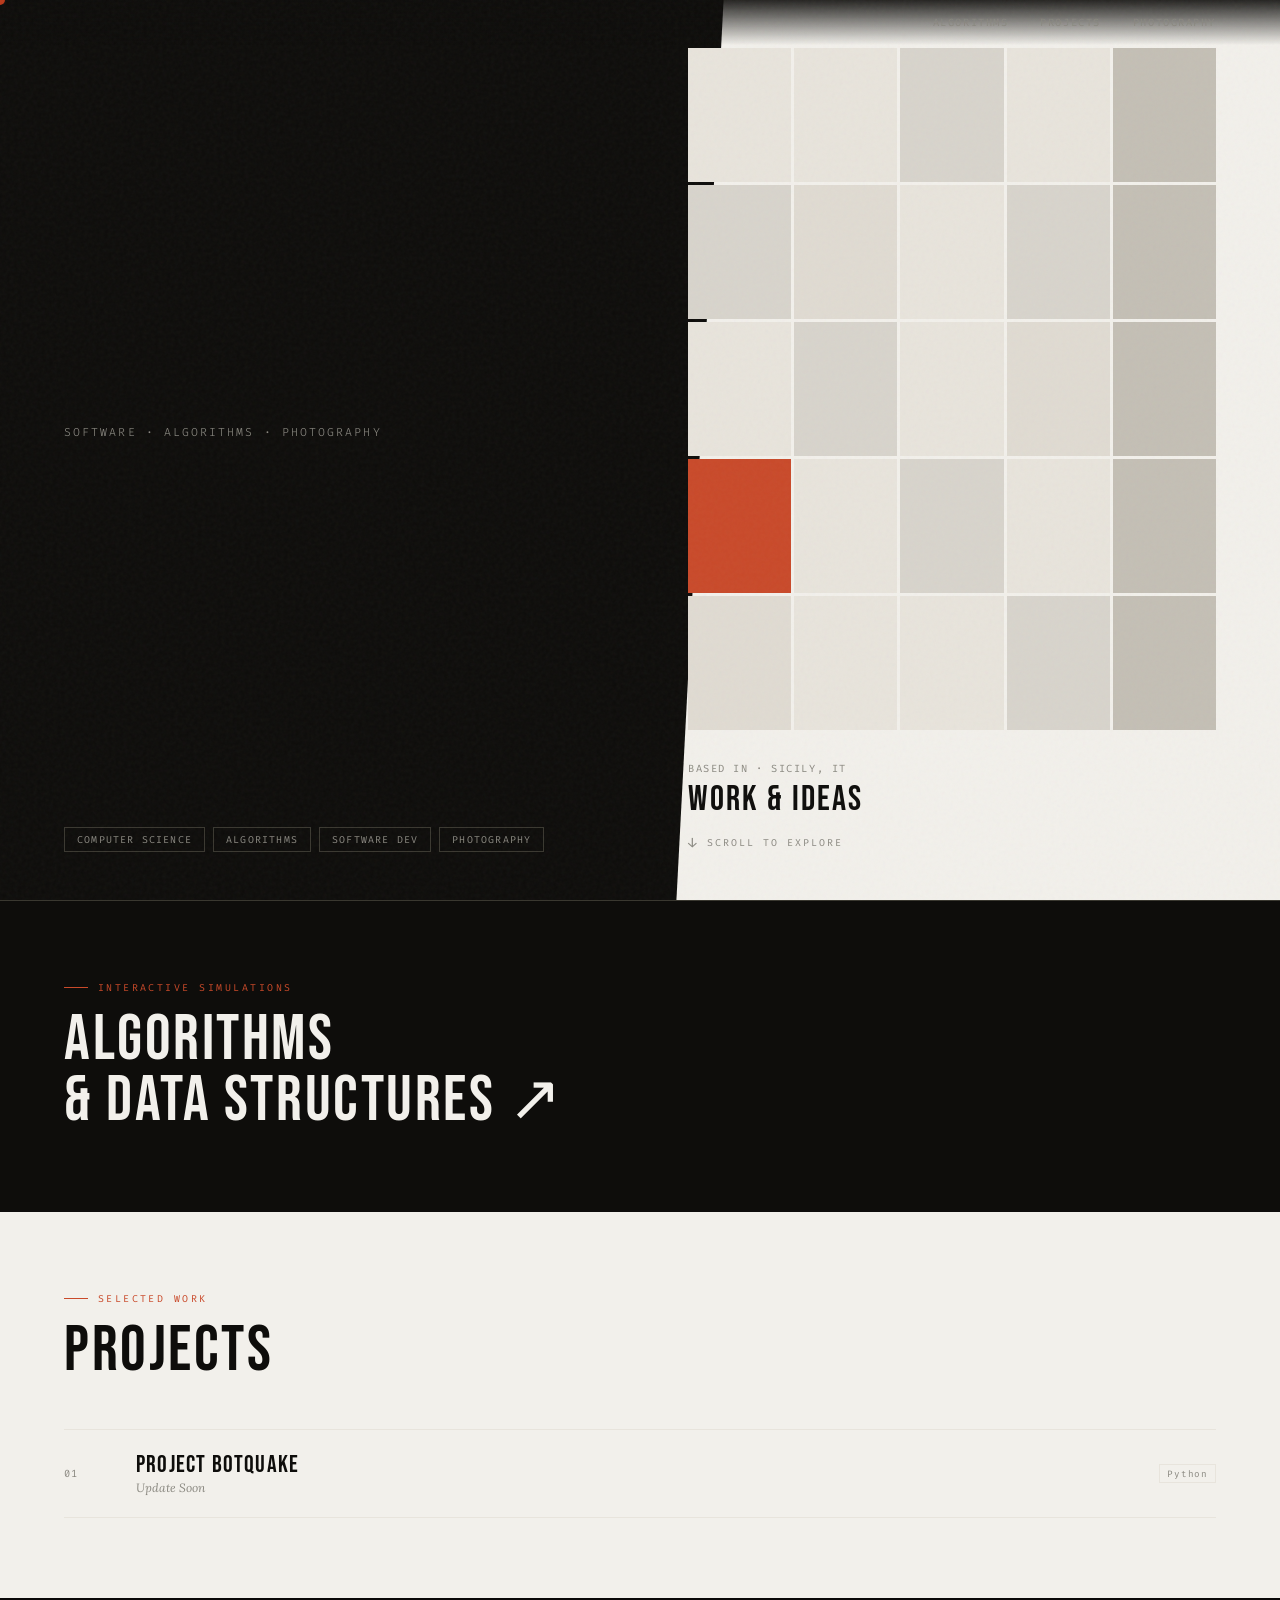
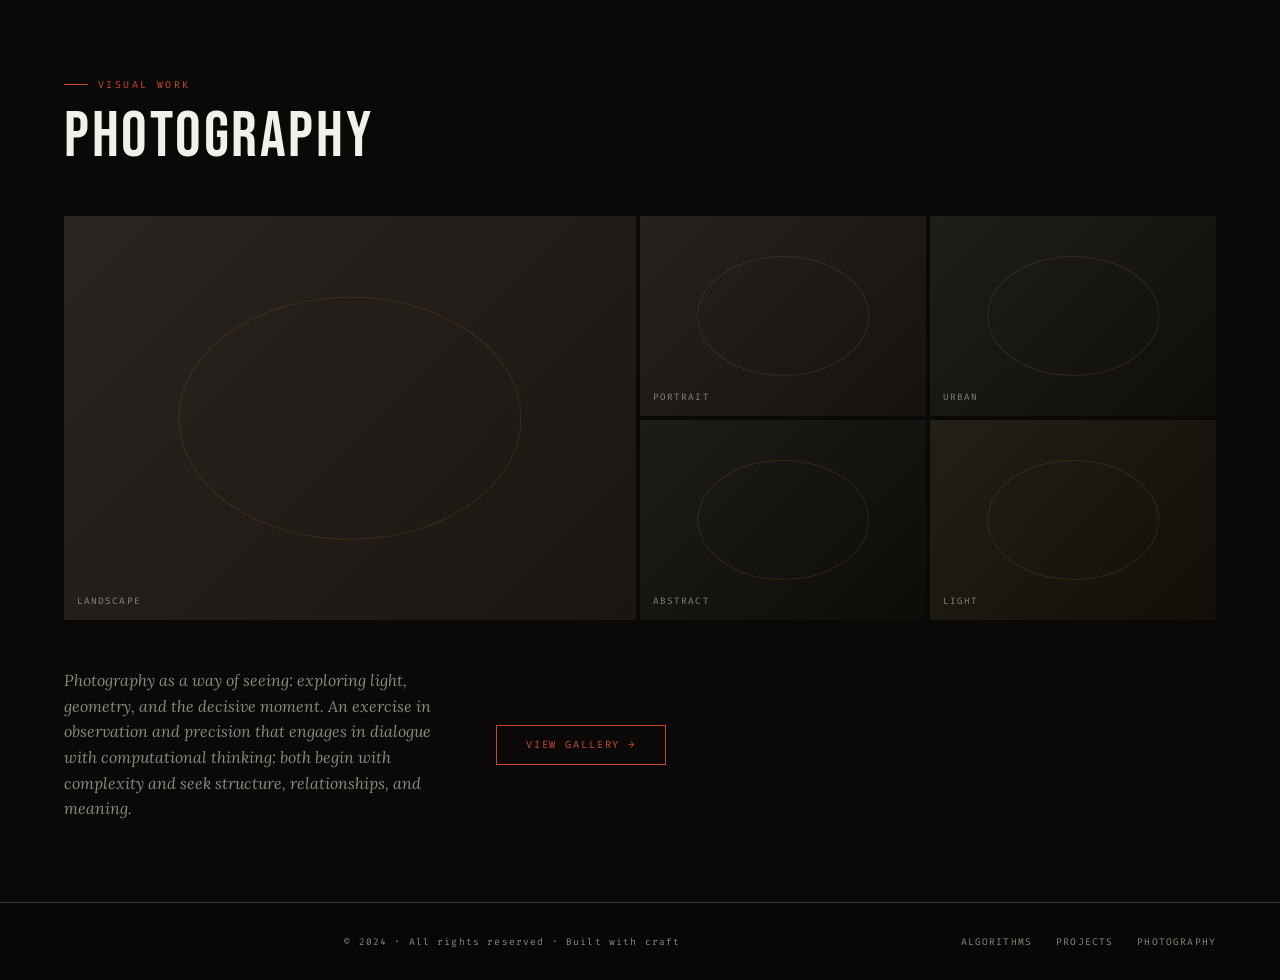
<file: index.html>
<!DOCTYPE html>
<html lang="en" id="html-root">
<head>
<meta charset="UTF-8">
<meta name="viewport" content="width=device-width, initial-scale=1.0">
<title id="page-title">Loading…</title>
<link href="https://fonts.googleapis.com/css2?family=Bebas+Neue&family=Lora:ital,wght@0,400;0,600;1,400&family=Fira+Code:wght@300;400;500&display=swap" rel="stylesheet">
<link rel="stylesheet" href="style.css">
</head>
<body>

<div class="cursor" id="cursor"></div>

<nav class="nav">
  <div class="nav-logo" id="nav-logo"></div>
  <div class="nav-links" id="nav-links"></div>
</nav>

<section class="hero" id="hero-section" style="padding:0">
  <div class="hero-left"  id="hero-left"></div>
  <div class="hero-right" id="hero-right"></div>
</section>

<div id="sections-root"></div>

<footer>
  <div class="footer-name"  id="footer-logo"></div>
  <div class="footer-copy"  id="footer-copy"></div>
  <div class="footer-links" id="footer-links"></div>
</footer>

<script>
// ─────────────────────────────────────────────
// HELPERS
// ─────────────────────────────────────────────
const $   = id  => document.getElementById(id);
const esc = s   => String(s).replace(/&/g,'&amp;').replace(/</g,'&lt;').replace(/>/g,'&gt;');
const mk  = (tag, cls, html) => {
  const e = document.createElement(tag);
  if (cls)  e.className   = cls;
  if (html) e.innerHTML   = html;
  return e;
};

function logoHTML(logo, accent) {
  const plain = logo.replace(accent, '').trim();
  return `${esc(plain)}<span>${esc(accent)}</span>`;
}

// ─────────────────────────────────────────────
// NAV
// ─────────────────────────────────────────────
function renderNav(site, nav) {
  $('nav-logo').innerHTML = logoHTML(site.logo + site.logo_accent, site.logo_accent);
  nav.forEach(item => {
    const a = mk('a', 'nav-link');
    a.href = item.href;
    a.textContent = item.label;
    $('nav-links').appendChild(a);
  });
}

// ─────────────────────────────────────────────
// HERO
// ─────────────────────────────────────────────
function renderHero(site, hero) {
  const left = $('hero-left');
  const nb = mk('div', 'name-block');
  nb.innerHTML = `
    <div class="name-line1">${esc(hero.name_line1)}</div>
    <div class="name-line2">${esc(hero.name_line2)}</div>
    <div class="hero-tagline">${esc(hero.tagline)}</div>`;
  const pills = mk('div', 'disciplines');
  (hero.disciplines || []).forEach(d => {
    const s = mk('span', 'disc-pill');
    s.textContent = d;
    pills.appendChild(s);
  });
  left.appendChild(nb);
  left.appendChild(pills);

  const right = $('hero-right');
  const vis = mk('div', 'hero-visual');
  const pg  = mk('div', 'photo-grid'); pg.id = 'pgrid';
  vis.appendChild(pg);
  const bot = mk('div', 'hero-right-bottom');
  bot.innerHTML = `
    <div class="loc-line">Based in · ${esc(site.location)}</div>
    <div class="hero-cta">${hero.cta_label}</div>
    <div class="scroll-hint">${esc(hero.scroll_hint)}</div>`;
  right.appendChild(vis);
  right.appendChild(bot);
}

// ─────────────────────────────────────────────
// SECTION BUILDERS  (one per "type")
// ─────────────────────────────────────────────
function buildCardGrid(sec) {
  const wrap = mk('section', 'section-dark'); wrap.id = sec.id;
  wrap.innerHTML = `<div class="sec-eyebrow">${esc(sec.eyebrow)}</div><div class="sec-title reveal">${esc(sec.title)}</div>`;
  const grid = mk('div', 'card-grid reveal');
  (sec.items || []).forEach(item => {
    const a = mk('a', 'algo-card' + (item.enabled ? '' : ' disabled'));
    a.href = item.enabled && item.href ? item.href : '#';
    a.innerHTML = `
      <div class="algo-num">${esc(item.num)}</div>
      <div class="algo-name">${esc(item.name)}</div>
      <div class="algo-desc">${esc(item.description)}</div>
      <div class="algo-badge">${esc(item.badge)}</div>
      <div class="algo-arrow">↗</div>`;
    grid.appendChild(a);
  });
  wrap.appendChild(grid);
  return wrap;
}

function buildList(sec) {
  const wrap = mk('section', 'section-light'); wrap.id = sec.id;
  wrap.innerHTML = `<div class="sec-eyebrow">${esc(sec.eyebrow)}</div><div class="sec-title reveal">${esc(sec.title)}</div>`;
  const list = mk('div', 'proj-list reveal');
  (sec.items || []).forEach((item, idx) => {
    const a = mk('a', 'proj-item'); a.href = item.href || '#';
    const tags = (item.tags || []).map(t => `<span class="proj-tag">${esc(t)}</span>`).join('');
    a.innerHTML = `
      <div class="proj-n">${String(idx + 1).padStart(2, '0')}</div>
      <div class="proj-body">
        <div class="proj-name">${esc(item.name)}</div>
        <div class="proj-sub">${esc(item.description)}</div>
      </div>
      <div class="proj-tags">${tags}</div>`;
    list.appendChild(a);
  });
  wrap.appendChild(list);
  return wrap;
}

function buildPhotography(sec) {
  const wrap = mk('section', 'section-darker'); wrap.id = sec.id;
  wrap.innerHTML = `<div class="sec-eyebrow">${esc(sec.eyebrow)}</div><div class="sec-title reveal">${esc(sec.title)}</div>`;
  const mosaic = mk('div', 'photo-mosaic reveal');
  (sec.mosaic || []).forEach(cell => {
    const d = mk('div', 'pm-cell');
    d.dataset.label = cell.label;
    mosaic.appendChild(d);
  });
  const cta = mk('div', 'photo-cta reveal');
  cta.innerHTML = `
    <div class="photo-cta-text">${esc(sec.bio)}</div>
    <a href="${sec.cta_href || '#'}" class="btn-outline">${esc(sec.cta_label)}</a>`;
  wrap.appendChild(mosaic);
  wrap.appendChild(cta);
  return wrap;
}

function buildNotes(sec) {
  const wrap = mk('section', 'section-dark'); wrap.id = sec.id;
  wrap.innerHTML = `<div class="sec-eyebrow">${esc(sec.eyebrow)}</div><div class="sec-title reveal">${esc(sec.title)}</div>`;
  const grid = mk('div', 'notes-grid reveal');
  (sec.items || []).forEach(item => {
    const a = mk('a', 'note-card'); a.href = item.href || '#';
    const topics = (item.topics || []).map(t => `<span class="note-topic">${esc(t)}</span>`).join('');
    a.innerHTML = `
      <div class="note-date">${esc(item.date)}</div>
      <div class="note-title">${esc(item.title)}</div>
      <div class="note-excerpt">${esc(item.excerpt)}</div>
      <div class="note-topics">${topics}</div>
      <div class="note-corner">↗</div>`;
    grid.appendChild(a);
  });
  wrap.appendChild(grid);
  return wrap;
}

function buildAbout(sec) {
  const wrap = mk('section', 'section-light'); wrap.id = sec.id;
  wrap.innerHTML = `<div class="sec-eyebrow">${esc(sec.eyebrow)}</div><div class="sec-title reveal">${esc(sec.title)}</div>`;
  const grid = mk('div', 'about-grid');

  const bio = mk('div', 'about-bio reveal');
  (sec.bio || []).forEach(p => { const para = mk('p'); para.innerHTML = p; bio.appendChild(para); });
  if (sec.bio_note) {
    const n = mk('p', 'about-bio-note'); n.innerHTML = `<em>${sec.bio_note}</em>`; bio.appendChild(n);
  }

  const links = mk('div', 'about-links reveal');
  (sec.links || []).forEach(link => {
    const a = mk('a', 'about-link');
    a.href = link.href || '#';
    if (link.href && link.href.startsWith('http')) a.target = '_blank';
    a.innerHTML = `
      <span class="about-link-icon">${esc(link.icon)}</span>
      <span class="about-link-text">${esc(link.label)}</span>
      <span class="about-link-sub">${esc(link.sub)}</span>`;
    links.appendChild(a);
  });

  grid.appendChild(bio);
  grid.appendChild(links);
  wrap.appendChild(grid);
  return wrap;
}

// Collapsed version: only eyebrow + title, linking to a dedicated page (?s=<id>)
function buildTitleOnly(sec) {
  const wrap = mk('section', 'section-dark'); wrap.id = sec.id;
  wrap.innerHTML = `
    <div class="sec-eyebrow">${esc(sec.eyebrow)}</div>
    <a class="sec-title sec-title-link" href="?s=${encodeURIComponent(sec.id)}">${esc(sec.title)} ↗</a>`;
  return wrap;
}

// Registry — add new section types here
const SECTION_BUILDERS = {
  'card-grid':   buildCardGrid,
  'list':        buildList,
  'photography': buildPhotography,
  'notes':       buildNotes,
  'about':       buildAbout,
};

function renderSections(sections) {
  const root = $('sections-root');
  const only = new URLSearchParams(location.search).get('s'); // dedicated page?

  if (only) {
    $('hero-section').style.display = 'none';
    const back = mk('a', 'back-link', '← Home');
    back.href = './';
    root.appendChild(back);
  }

  sections.forEach(sec => {
    if (only && sec.id !== only) return;            // dedicated page: show only that section
    const fn = SECTION_BUILDERS[sec.type];
    if (!fn) { console.warn('[site.json] Unknown section type:', sec.type); return; }
    root.appendChild(sec.collapsed && !only ? buildTitleOnly(sec) : fn(sec));
  });
}

// ─────────────────────────────────────────────
// FOOTER
// ─────────────────────────────────────────────
function renderFooter(site, nav) {
  $('footer-logo').innerHTML = logoHTML(site.logo + site.logo_accent, site.logo_accent);
  $('footer-copy').textContent = site.footer_copy || '';
  nav.forEach(item => {
    const a = mk('a', 'footer-link');
    a.href = item.href;
    a.textContent = item.label;
    $('footer-links').appendChild(a);
  });
}

// ─────────────────────────────────────────────
// INTERACTIVITY
// ─────────────────────────────────────────────
function initCursor() {
  const cursor = $('cursor');
  document.addEventListener('mousemove', e => {
    cursor.style.left = e.clientX + 'px';
    cursor.style.top  = e.clientY + 'px';
  });
  return function attachHover() {
    document.querySelectorAll('a, button, .algo-card, .proj-item, .note-card').forEach(el => {
      el.addEventListener('mouseenter', () => cursor.classList.add('big'));
      el.addEventListener('mouseleave', () => cursor.classList.remove('big'));
    });
  };
}

function initPhotoGrid() {
  const pgrid = $('pgrid');
  if (!pgrid) return;
  for (let i = 0; i < 25; i++) {
    const c = document.createElement('div');
    c.className = 'pg-cell' + (Math.random() < .06 ? ' pg-accent' : '');
    c.style.animationDelay    = (Math.random() * 2) + 's';
    c.style.animationDuration = (2 + Math.random() * 3) + 's';
    pgrid.appendChild(c);
  }
}

function initScrollReveal() {
  const obs = new IntersectionObserver(entries => {
    entries.forEach(e => {
      if (e.isIntersecting) {
        const siblings = [...e.target.parentElement.querySelectorAll('.reveal')];
        const i = siblings.indexOf(e.target);
        setTimeout(() => e.target.classList.add('visible'), i * 80);
        obs.unobserve(e.target);
      }
    });
  }, { threshold: 0.08 });
  document.querySelectorAll('.reveal').forEach(r => obs.observe(r));
}

// ─────────────────────────────────────────────
// FETCH HELPERS
// ─────────────────────────────────────────────

// Fetches a URL and returns parsed JSON.
// If the value is already an object (inlined), returns it as-is.
async function fetchOrInline(value) {
  if (typeof value === 'string') {
    const res = await fetch(value);
    if (!res.ok) throw new Error(`Could not load ${value} (HTTP ${res.status})`);
    return res.json();
  }
  return value; // already an inline object
}

// ─────────────────────────────────────────────
// BOOT
// ─────────────────────────────────────────────
async function boot() {
  const attachHover = initCursor(); // cursor works immediately

  try {
    // 1. Load master manifest
    const manifestRes = await fetch('site.json');
    if (!manifestRes.ok) throw new Error(`site.json HTTP ${manifestRes.status}`);
    const manifest = await manifestRes.json();

    const { site, nav } = manifest;

    // 2. Resolve hero + all sections in parallel
    const [hero, ...sections] = await Promise.all([
      fetchOrInline(manifest.hero),
      ...manifest.sections.map(fetchOrInline)
    ]);

    // 3. Render
    document.title      = site.title || 'My Site';
    $('html-root').lang = site.lang  || 'en';

    renderNav(site, nav);
    renderHero(site, hero);
    renderSections(sections);
    renderFooter(site, nav);

  } catch (err) {
    console.error('Boot error:', err.message);
    $('nav-logo').textContent    = document.title = 'My Site';
    $('footer-logo').textContent = 'My Site';
    $('sections-root').innerHTML = `
      <section style="padding:4rem;font-family:var(--mono);font-size:.8rem;color:var(--silver);line-height:2">
        <strong style="color:var(--rust)">⚠ ${err.message}</strong><br>
        Make sure <code>site.json</code> and all <code>data/*.json</code> files are in the repo
        and served over HTTP.<br>
        Local quick-start: <code>npx serve .</code> &nbsp;·&nbsp; <code>python -m http.server</code>
      </section>`;
  }

  initPhotoGrid();
  initScrollReveal();
  attachHover();
}

boot();
</script>
</body>
</html>
</file>
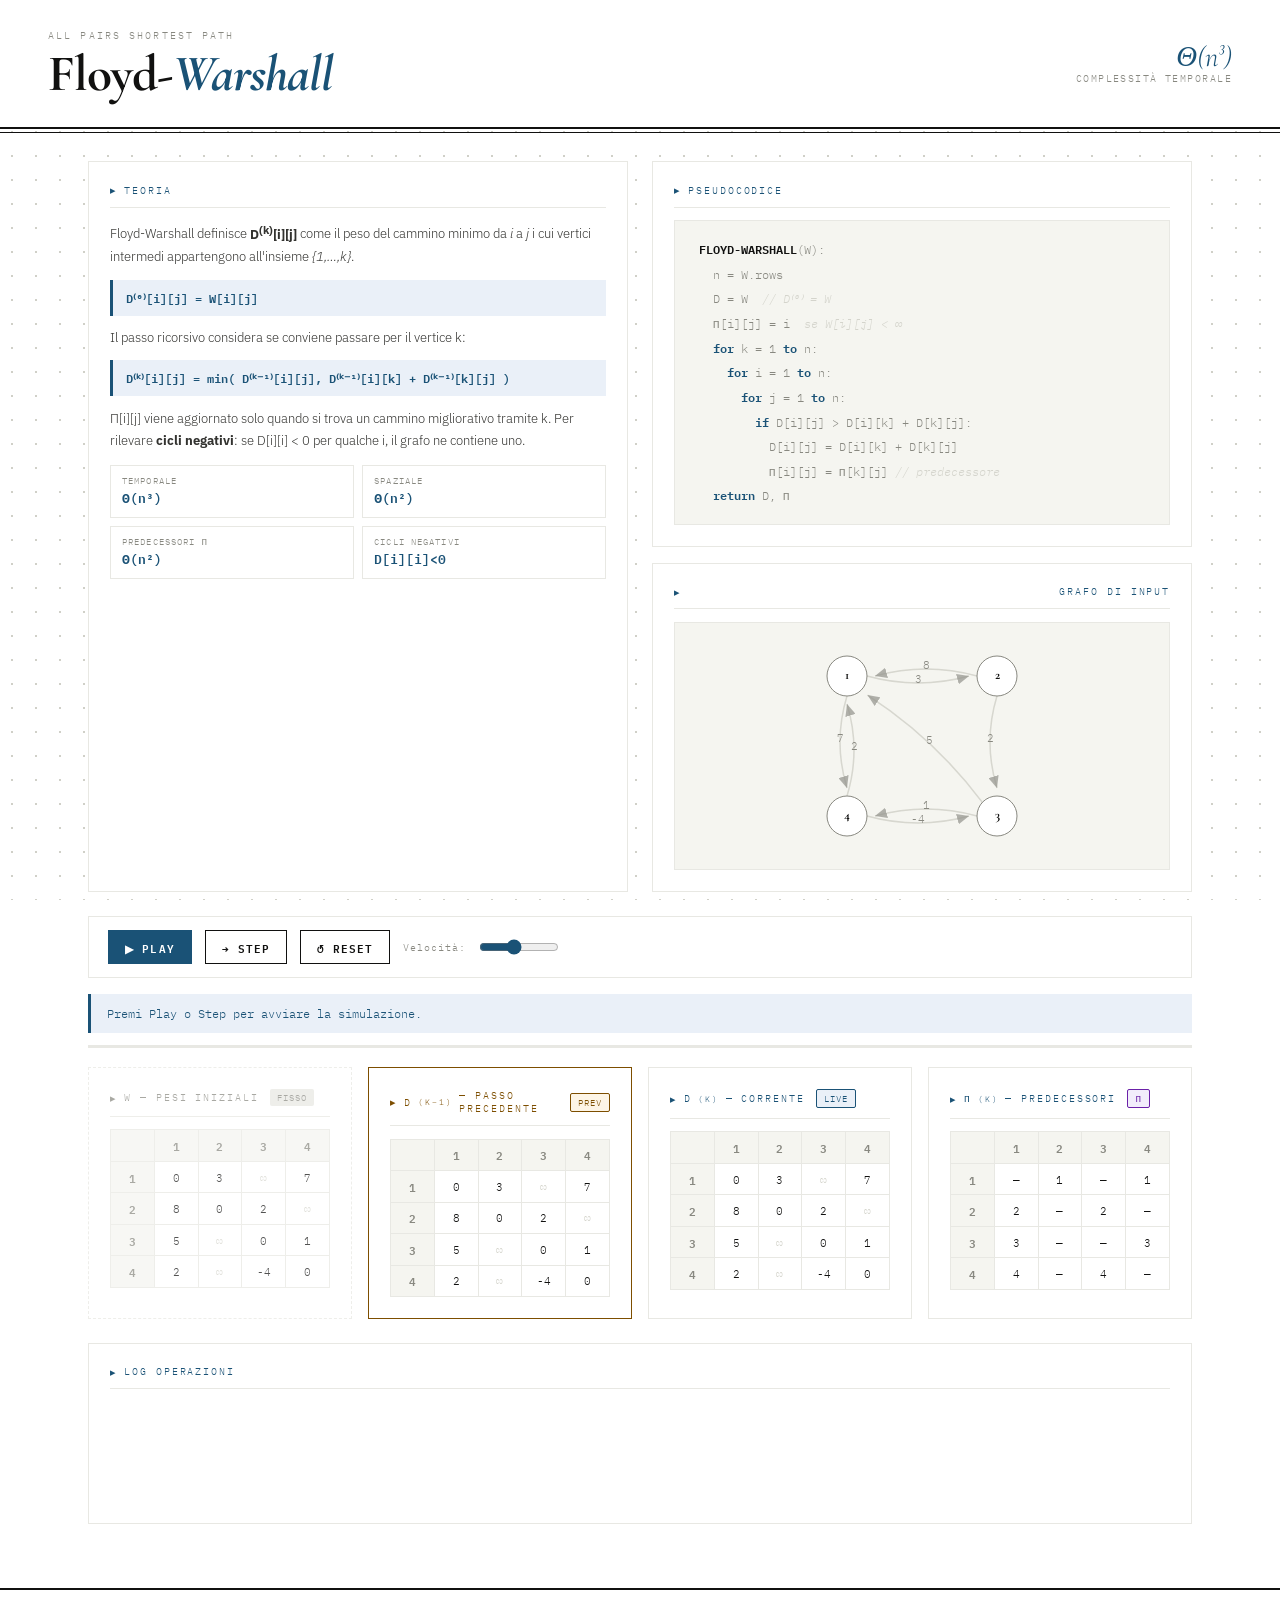
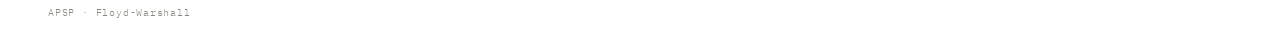
<file: apsp_floyd_warshall.html>
<!DOCTYPE html>
<html lang="it">
<head>
<meta charset="UTF-8">
<meta name="viewport" content="width=device-width, initial-scale=1.0">
<title>APSP · Floyd-Warshall</title>
<link href="https://fonts.googleapis.com/css2?family=IBM+Plex+Mono:ital,wght@0,300;0,400;0,600;1,400&family=Cormorant+Garamond:ital,wght@0,600;0,700;1,600&family=IBM+Plex+Sans:wght@300;400;500&display=swap" rel="stylesheet">
<style>
*, *::before, *::after { box-sizing: border-box; margin: 0; padding: 0; }
:root {
  --bg: #ffffff;
  --off: #f5f5f0;
  --paper: #fafaf8;
  --grid: #e8e8e3;
  --grid2: #d4d4cc;
  --ink: #111110;
  --ink2: #333330;
  --ink3: #888880;
  --accent: #1a5276;   /* deep blue */
  --accent-tint: #eaf0f8;
  --ok: #1a5c2e;
  --ok-tint: #eaf4ee;
  --warn: #7d4e00;
  --warn-tint: #fdf5e6;
  --hilite: #6b21a8;
  --hilite-tint: #f5f0fd;
}

body {
  background: var(--bg);
  color: var(--ink);
  font-family: 'IBM Plex Sans', sans-serif;
  font-weight: 300;
  min-height: 100vh;
  /* subtle dot grid */
  background-image: radial-gradient(circle, #d0d0c8 1px, transparent 1px);
  background-size: 24px 24px;
  background-attachment: fixed;
}

/* ── Header ── */
.header {
  background: white;
  border-bottom: 2px solid var(--ink);
  padding: 1.8rem 3rem;
  display: flex;
  justify-content: space-between;
  align-items: center;
  position: relative;
}
.header::before {
  content: '';
  position: absolute;
  bottom: -6px; left: 0; right: 0;
  height: 1px;
  background: var(--ink);
}
.header-left .tag {
  font-family: 'IBM Plex Mono', monospace;
  font-size: .6rem;
  letter-spacing: .22em;
  text-transform: uppercase;
  color: var(--ink3);
  margin-bottom: .5rem;
}
.header-left h1 {
  font-family: 'Cormorant Garamond', serif;
  font-weight: 700;
  font-size: clamp(2rem, 5vw, 3.2rem);
  line-height: .95;
  letter-spacing: -.02em;
}
.header-left h1 span {
  font-style: italic;
  color: var(--accent);
}
.header-right {
  text-align: right;
}
.header-right .big-o {
  font-family: 'Cormorant Garamond', serif;
  font-style: italic;
  font-size: 1.8rem;
  color: var(--accent);
  line-height: 1;
}
.header-right .big-o-label {
  font-family: 'IBM Plex Mono', monospace;
  font-size: .6rem;
  color: var(--ink3);
  letter-spacing: .15em;
  text-transform: uppercase;
}

/* ── Layout ── */
.container {
  max-width: 1200px;
  margin: 0 auto;
  padding: 2rem 3rem;
}

.grid-2 {
  display: grid;
  grid-template-columns: 1fr 1fr;
  gap: 1.5rem;
  margin-bottom: 1.5rem;
}
@media(max-width:800px){ .grid-2 { grid-template-columns: 1fr; } }

/* ── Card ── */
.card {
  background: white;
  border: 1.5px solid var(--grid);
  padding: 1.3rem;
}
.card-title {
  font-family: 'IBM Plex Mono', monospace;
  font-size: .6rem;
  letter-spacing: .2em;
  text-transform: uppercase;
  color: var(--accent);
  padding-bottom: .6rem;
  margin-bottom: .8rem;
  border-bottom: 1px solid var(--grid);
  display: flex;
  align-items: center;
  gap: .4rem;
}
.card-title::before { content: '▸'; font-size: .7rem; }

/* ── Theory ── */
.theory-body { font-size: .8rem; line-height: 1.75; color: var(--ink2); }
.theory-body + .theory-body { margin-top: .5rem; }
.formula {
  font-family: 'IBM Plex Mono', monospace;
  font-size: .75rem;
  background: var(--accent-tint);
  border-left: 3px solid var(--accent);
  padding: .5rem .8rem;
  margin: .7rem 0;
  color: var(--accent);
  font-weight: 600;
}
.cpx-grid {
  display: grid;
  grid-template-columns: 1fr 1fr;
  gap: .5rem;
  margin-top: .8rem;
}
.cpx-box {
  border: 1px solid var(--grid);
  padding: .5rem .7rem;
}
.cpx-box .lbl { font-family: 'IBM Plex Mono', monospace; font-size: .58rem; letter-spacing: .12em; text-transform: uppercase; color: var(--ink3); }
.cpx-box .val { font-family: 'IBM Plex Mono', monospace; font-size: .82rem; font-weight: 600; color: var(--accent); }

/* ── Pseudo ── */
.pseudo {
  font-family: 'IBM Plex Mono', monospace;
  font-size: .72rem;
  line-height: 2;
  background: var(--off);
  border: 1.5px solid var(--grid);
  padding: 1rem 1.2rem;
  overflow-x: auto;
}
.pl { display: block; padding: .05rem .3rem; border-radius: 2px; white-space: pre; color: var(--ink3); transition: all .2s; }
.pl.active { background: var(--warn-tint); color: var(--warn); font-weight: 600; }
.pl.updated { background: var(--ok-tint); color: var(--ok); font-weight: 600; }
.kw { color: var(--accent); font-weight: 600; }
.fn { color: var(--ink); font-weight: 600; }
.cmt { color: var(--grid2); font-style: italic; }

/* ── Graph ── */
.graph-box {
  border: 1.5px solid var(--grid);
  background: var(--off);
  padding: .5rem;
  display: flex;
  justify-content: center;
}
svg.graph { width: 100%; max-width: 300px; height: 230px; }

/* ── Controls ── */
.controls {
  background: white;
  border: 1.5px solid var(--grid);
  display: flex;
  align-items: center;
  gap: .8rem;
  padding: .8rem 1.2rem;
  margin-bottom: 1rem;
  flex-wrap: wrap;
}
.btn {
  font-family: 'IBM Plex Mono', monospace;
  font-size: .68rem;
  font-weight: 600;
  letter-spacing: .1em;
  text-transform: uppercase;
  padding: .42rem 1rem;
  border: 1.5px solid var(--ink);
  background: white;
  color: var(--ink);
  cursor: pointer;
  transition: all .15s;
}
.btn:hover { background: var(--ink); color: white; }
.btn.primary { background: var(--accent); border-color: var(--accent); color: white; }
.btn.primary:hover { background: #12395e; }
.sp-lbl { font-family: 'IBM Plex Mono', monospace; font-size: .6rem; color: var(--ink3); letter-spacing: .1em; }
input[type=range] { accent-color: var(--accent); width: 80px; cursor: pointer; }

/* ── Step info ── */
.step-box {
  font-family: 'IBM Plex Mono', monospace;
  font-size: .73rem;
  padding: .65rem 1rem;
  background: var(--accent-tint);
  border-left: 3px solid var(--accent);
  color: var(--accent);
  margin-bottom: .8rem;
  min-height: 2.4rem;
  line-height: 1.5;
}

/* ── Progress ── */
.prog-wrap { height: 3px; background: var(--grid); margin-bottom: 1.2rem; }
.prog-fill { height: 100%; background: var(--accent); transition: width .3s; }

/* ── Matrix ── */
.mat-grid {
  display: grid;
  grid-template-columns: 1fr 1fr 1fr 1fr;
  gap: 1rem;
  margin-bottom: 1.5rem;
}
@media(max-width:1000px){ .mat-grid { grid-template-columns: 1fr 1fr; } }
@media(max-width:600px){ .mat-grid { grid-template-columns: 1fr; } }

.card.frozen { opacity: .72; border-style: dashed; }
.card.frozen .card-title { color: var(--ink3); }
.card.prev-card { border-color: #7d4e00; }
.card.prev-card .card-title { color: #7d4e00; }
.mat-badge {
  font-size: .58rem; letter-spacing: .1em; text-transform: uppercase;
  padding: .12rem .45rem; border-radius: 2px; margin-left: .3rem;
  vertical-align: middle;
}
.mb-fix { background: var(--grid); color: var(--ink3); }
.mb-prev { background: #fdf5e6; color: #7d4e00; border: 1px solid #7d4e00; }
.mb-curr { background: var(--accent-tint); color: var(--accent); border: 1px solid var(--accent); }
.mb-pi { background: #f2edfb; color: var(--hilite); border: 1px solid var(--hilite); }

table.mx {
  border-collapse: collapse;
  font-family: 'IBM Plex Mono', monospace;
  font-size: .71rem;
  width: 100%;
}
table.mx th, table.mx td {
  border: 1px solid var(--grid);
  padding: .36rem .55rem;
  text-align: center;
  min-width: 2.3rem;
  transition: background .25s, color .25s;
}
table.mx th { background: var(--off); color: var(--ink3); font-weight: 600; }
table.mx td { background: white; color: var(--ink); }
table.mx td.k-row, table.mx td.k-col { background: var(--hilite-tint); color: var(--hilite); font-weight: 600; }
table.mx td.upd { background: var(--ok-tint); color: var(--ok); font-weight: 700; }
table.mx td.cur { background: var(--warn-tint); color: var(--warn); font-weight: 600; }
table.mx td.inf { color: var(--grid2); }

/* ── K indicator ── */
.k-indicator {
  font-family: 'IBM Plex Mono', monospace;
  font-size: .7rem;
  color: var(--hilite);
  background: var(--hilite-tint);
  border: 1px solid var(--hilite);
  display: inline-block;
  padding: .25rem .6rem;
  margin-left: auto;
}

/* ── Log ── */
.log-body {
  font-family: 'IBM Plex Mono', monospace;
  font-size: .65rem;
  height: 100px;
  overflow-y: auto;
  line-height: 1.9;
  color: var(--ink3);
}
.log-body .e { display: block; border-bottom: 1px solid var(--grid); padding: .03rem 0; }
.log-body .e.upd { color: var(--ok); }
.log-body .e.phase { color: var(--accent); font-weight: 600; }

footer {
  border-top: 2px solid var(--ink);
  padding: 1rem 3rem;
  display: flex;
  justify-content: space-between;
  font-family: 'IBM Plex Mono', monospace;
  font-size: .62rem;
  color: var(--ink3);
  letter-spacing: .08em;
  background: white;
  margin-top: 2rem;
}
</style>
</head>
<body>

<div class="header">
  <div class="header-left">
    <div class="tag">All Pairs Shortest Path</div>
    <h1>Floyd-<span>Warshall</span></h1>
  </div>
  <div class="header-right">
    <div class="big-o">Θ(n³)</div>
    <div class="big-o-label">Complessità temporale</div>
  </div>
</div>

<div class="container">

  <div class="grid-2">
    <!-- Theory -->
    <div class="card">
      <div class="card-title">Teoria</div>
      <div class="theory-body">
        Floyd-Warshall definisce <strong>D<sup>(k)</sup>[i][j]</strong> come il peso del cammino minimo da <em>i</em> a <em>j</em> i cui vertici intermedi appartengono all'insieme <em>{1,…,k}</em>.
      </div>
      <div class="formula">D⁽⁰⁾[i][j] = W[i][j]</div>
      <div class="theory-body">Il passo ricorsivo considera se conviene passare per il vertice k:</div>
      <div class="formula">D⁽ᵏ⁾[i][j] = min( D⁽ᵏ⁻¹⁾[i][j], D⁽ᵏ⁻¹⁾[i][k] + D⁽ᵏ⁻¹⁾[k][j] )</div>
      <div class="theory-body">Π[i][j] viene aggiornato solo quando si trova un cammino migliorativo tramite k. Per rilevare <strong>cicli negativi</strong>: se D[i][i] &lt; 0 per qualche i, il grafo ne contiene uno.</div>
      <div class="cpx-grid">
        <div class="cpx-box"><div class="lbl">Temporale</div><div class="val">Θ(n³)</div></div>
        <div class="cpx-box"><div class="lbl">Spaziale</div><div class="val">Θ(n²)</div></div>
        <div class="cpx-box"><div class="lbl">Predecessori Π</div><div class="val">Θ(n²)</div></div>
        <div class="cpx-box"><div class="lbl">Cicli negativi</div><div class="val">D[i][i]&lt;0</div></div>
      </div>
    </div>

    <div>
      <!-- Pseudo -->
      <div class="card" style="margin-bottom:1rem">
        <div class="card-title">Pseudocodice</div>
        <div class="pseudo">
          <span class="pl"><span class="fn">FLOYD-WARSHALL</span>(W):</span>
          <span class="pl" id="fl0">  n = W.rows</span>
          <span class="pl" id="fl1">  D = W  <span class="cmt">// D⁽⁰⁾ = W</span></span>
          <span class="pl" id="fl2">  Π[i][j] = i  <span class="cmt">se W[i][j] &lt; ∞</span></span>
          <span class="pl" id="fl3">  <span class="kw">for</span> k = 1 <span class="kw">to</span> n:</span>
          <span class="pl" id="fl4">    <span class="kw">for</span> i = 1 <span class="kw">to</span> n:</span>
          <span class="pl" id="fl5">      <span class="kw">for</span> j = 1 <span class="kw">to</span> n:</span>
          <span class="pl" id="fl6">        <span class="kw">if</span> D[i][j] &gt; D[i][k] + D[k][j]:</span>
          <span class="pl" id="fl7">          D[i][j] = D[i][k] + D[k][j]</span>
          <span class="pl" id="fl8">          Π[i][j] = Π[k][j] <span class="cmt">// predecessore</span></span>
          <span class="pl">  <span class="kw">return</span> D, Π</span>
        </div>
      </div>
      <!-- Graph -->
      <div class="card">
        <div class="card-title" style="justify-content:space-between">
          Grafo di input
          <span class="k-indicator" id="k-ind" style="display:none">k = ?</span>
        </div>
        <div class="graph-box">
          <svg class="graph" id="graph" viewBox="0 0 300 230"></svg>
        </div>
      </div>
    </div>
  </div>

  <!-- Controls -->
  <div class="controls">
    <button class="btn primary" id="btn-play">▶ Play</button>
    <button class="btn" id="btn-step">→ Step</button>
    <button class="btn" id="btn-reset">↺ Reset</button>
    <span class="sp-lbl">Velocità:</span>
    <input type="range" id="speed" min="100" max="1500" value="700" step="100">
  </div>

  <div class="step-box" id="step-info">Premi Play o Step per avviare la simulazione.</div>
  <div class="prog-wrap"><div class="prog-fill" id="progress" style="width:0%"></div></div>

  <!-- Matrices -->
  <div class="mat-grid">
    <div class="card frozen">
      <div class="card-title">W — Pesi iniziali <span class="mat-badge mb-fix">fisso</span></div>
      <div id="matW"></div>
    </div>
    <div class="card prev-card">
      <div class="card-title">D<sup>(k−1)</sup> — Passo precedente <span class="mat-badge mb-prev">prev</span></div>
      <div id="matDprev"></div>
    </div>
    <div class="card">
      <div class="card-title">D<sup>(k)</sup> — Corrente <span class="mat-badge mb-curr">live</span></div>
      <div id="matD"></div>
    </div>
    <div class="card">
      <div class="card-title">Π<sup>(k)</sup> — Predecessori <span class="mat-badge mb-pi">Π</span></div>
      <div id="matPi"></div>
    </div>
  </div>

  <!-- Log -->
  <div class="card">
    <div class="card-title">Log operazioni</div>
    <div class="log-body" id="log"></div>
  </div>

</div>

<footer>
  <span>APSP · Floyd-Warshall</span>
</footer>

<script>
const INF=Infinity, N=4;
const nodes=['1','2','3','4'];
const W=[[0,3,INF,7],[8,0,2,INF],[5,INF,0,1],[2,INF,-4,0]];
const edges=[];
for(let i=0;i<N;i++) for(let j=0;j<N;j++) if(i!==j&&W[i][j]!==INF) edges.push([i,j,W[i][j]]);
const pos=[[75,45],[225,45],[225,185],[75,185]];

function fv(v){ return v===INF?'∞':v; }
function dc(m){ return m.map(r=>r.slice()); }

function drawGraph(hlEdges=[], hlNodes=[]){
  const svg=document.getElementById('graph');
  let d=`<defs><marker id="arr" markerWidth="8" markerHeight="7" refX="8" refY="3.5" orient="auto"><path d="M0,0 L0,7 L8,3.5 z" fill="#888880" opacity=".7"/></marker></defs>`;
  for(const [u,v,w] of edges){
    const [x1,y1]=pos[u],[x2,y2]=pos[v];
    const dx=x2-x1,dy=y2-y1,len=Math.sqrt(dx*dx+dy*dy),r=20;
    const sx=x1+dx/len*r,sy=y1+dy/len*r,ex=x2-dx/len*(r+8),ey=y2-dy/len*(r+8);
    const cx=(sx+ex)/2-dy/len*14,cy=(sy+ey)/2+dx/len*14;
    const hl=hlEdges.some(e=>e[0]===u&&e[1]===v);
    d+=`<path d="M${sx},${sy} Q${cx},${cy} ${ex},${ey}" stroke="${hl?'#1a5276':'#d4d4cc'}" stroke-width="${hl?2.5:1.5}" fill="none" marker-end="url(#arr)" opacity="${hl?1:.9}"/>`;
    const lx=(sx+2*cx+ex)/4,ly=(sy+2*cy+ey)/4;
    d+=`<text x="${lx}" y="${ly}" fill="${hl?'#1a5276':'#888880'}" font-size="11" font-family="IBM Plex Mono,monospace" text-anchor="middle">${w}</text>`;
  }
  for(let i=0;i<N;i++){
    const [x,y]=pos[i],hl=hlNodes.includes(i);
    const isK=hlNodes[0]===i&&hl;
    d+=`<circle cx="${x}" cy="${y}" r="20" fill="${isK?'#f5f0fd':hl?'#eaf0f8':'white'}" stroke="${isK?'#6b21a8':hl?'#1a5276':'#888880'}" stroke-width="${hl?2.5:1}"/>`;
    d+=`<text x="${x}" y="${y}" fill="${isK?'#6b21a8':hl?'#1a5276':'#111110'}" font-size="13" font-family="Cormorant Garamond,serif" font-weight="700" text-anchor="middle" dominant-baseline="middle">${nodes[i]}</text>`;
  }
  svg.innerHTML=d;
}

function buildMx(id, mat, hlFn){
  const wrap=document.getElementById(id);
  let h='<table class="mx"><thead><tr><th></th>';
  for(let j=0;j<N;j++) h+=`<th>${nodes[j]}</th>`;
  h+='</tr></thead><tbody>';
  for(let i=0;i<N;i++){
    h+=`<tr><th>${nodes[i]}</th>`;
    for(let j=0;j<N;j++){
      const cls=hlFn?hlFn(i,j):'';
      const v=mat[i][j];
      h+=`<td class="${cls}${v===INF?' inf':''}" id="${id}-${i}-${j}">${fv(v)}</td>`;
    }
    h+='</tr>';
  }
  h+='</tbody></table>';
  wrap.innerHTML=h;
}

function logAdd(msg,cls=''){
  const el=document.getElementById('log');
  const s=document.createElement('span');
  s.className=`e ${cls}`;
  s.textContent=msg;
  el.appendChild(s);
  el.scrollTop=el.scrollHeight;
}

function unhl(){ document.querySelectorAll('.pl').forEach(l=>l.classList.remove('active','updated')); }
function hlL(...ids){ ids.forEach(id=>{ const e=document.getElementById(id); if(e) e.classList.add('active'); }); }
function hlLU(...ids){ ids.forEach(id=>{ const e=document.getElementById(id); if(e) e.classList.add('updated'); }); }

function initPi(){
  return Array.from({length:N},(_,i)=>Array.from({length:N},(_,j)=>i!==j&&W[i][j]!==INF?i:-1));
}

let steps=[], stepIdx=0, playTimer=null;

function buildSteps(){
  steps=[];
  let D=dc(W), Pi=initPi();
  steps.push({type:'init',D:dc(D),prevD:dc(W),Pi:dc(Pi),k:-1,msg:'Inizializzazione D⁽⁰⁾ = W · costruzione Π dagli archi diretti'});
  for(let k=0;k<N;k++){
    const prevDSnap=dc(D);
    steps.push({type:'new_k',D:dc(D),prevD:prevDSnap,Pi:dc(Pi),k,msg:`─── k = ${k+1} · vertice intermedio: ${nodes[k]} ───`});
    for(let i=0;i<N;i++){
      for(let j=0;j<N;j++){
        const cand=(D[i][k]===INF||D[k][j]===INF)?INF:D[i][k]+D[k][j];
        const imp=cand<D[i][j];
        steps.push({type:'cmp',k,i,j,cand,imp,D:dc(D),prevD:prevDSnap,Pi:dc(Pi),
          msg:imp
            ?`D[${i+1}][${j+1}]: ${fv(D[i][j])} → ${fv(cand)}  (via k=${k+1}: D[${i+1}][${k+1}](${fv(prevDSnap[i][k])}) + D[${k+1}][${j+1}](${fv(prevDSnap[k][j])}))`
            :`D[${i+1}][${j+1}]: ${fv(D[i][j])} ≤ ${fv(D[i][k])}+${fv(D[k][j])} · invariato`});
        if(imp){ D[i][j]=cand; Pi[i][j]=Pi[k][j]; }
      }
    }
  }
  steps.push({type:'done',D:dc(D),prevD:dc(D),Pi:dc(Pi),k:N,msg:'✓ Floyd-Warshall completato · tutti gli APSP trovati'});
}

function renderStep(s){
  unhl();
  document.getElementById('step-info').textContent=s.msg;
  document.getElementById('progress').style.width=((stepIdx+1)/steps.length*100)+'%';

  if(s.k>=0&&s.k<N){
    document.getElementById('k-ind').style.display='inline-block';
    document.getElementById('k-ind').textContent=`k = ${s.k+1}`;
  } else {
    document.getElementById('k-ind').style.display='none';
  }

  // W always static
  buildMx('matW',W,(i,j)=>{
    if(s.type==='cmp'&&(i===s.k||j===s.k)) return 'k-row';
    return '';
  });

  // D prev — shows the snapshot at start of iteration k
  buildMx('matDprev',s.prevD,(i,j)=>{
    if(s.type!=='cmp') return '';
    if(i===s.i&&j===s.k) return 'k-row';   // D[i][k]
    if(i===s.k&&j===s.j) return 'k-row';   // D[k][j]
    return '';
  });

  // D current (in-place)
  buildMx('matD',s.D,(i,j)=>{
    if(s.type!=='cmp') return '';
    if(i===s.k||j===s.k) return 'k-row';
    if(i===s.i&&j===s.j) return s.imp?'upd':'cur';
    return '';
  });

  buildMx('matPi',s.Pi,()=>'');
  for(let i=0;i<N;i++) for(let j=0;j<N;j++){
    const el=document.getElementById(`matPi-${i}-${j}`);
    if(el) el.textContent=s.Pi[i][j]==-1?'—':nodes[s.Pi[i][j]];
  }

  if(s.type==='init'){ hlL('fl0','fl1','fl2'); }
  else if(s.type==='new_k'){ hlL('fl3'); }
  else if(s.type==='cmp'){
    hlL('fl4','fl5','fl6');
    if(s.imp){ hlLU('fl7','fl8'); }
  }

  if(s.type==='cmp') drawGraph([[s.i,s.k],[s.k,s.j]],[s.k,s.i,s.j]);
  else if(s.type==='new_k') drawGraph([],[s.k]);
  else drawGraph();

  if(s.type==='cmp'&&s.imp) logAdd(`D[${s.i+1}][${s.j+1}] = ${fv(s.cand)}  Π = ${s.Pi[s.k][s.j]==-1?'—':nodes[s.Pi[s.k][s.j]]}`, 'upd');
  else if(s.type==='new_k') logAdd(`──── k = ${s.k+1} (${nodes[s.k]}) ────`, 'phase');
  else if(s.type==='done') logAdd('✓ Completato.', 'phase');
}

function doStep(){
  if(stepIdx>=steps.length){ stopPlay(); return; }
  renderStep(steps[stepIdx]);
  stepIdx++;
  if(stepIdx>=steps.length) stopPlay();
}
function stopPlay(){ clearInterval(playTimer); playTimer=null; document.getElementById('btn-play').textContent='▶ Play'; }

function reset(){
  stopPlay(); stepIdx=0; buildSteps();
  document.getElementById('step-info').textContent='Premi Play o Step per avviare la simulazione.';
  document.getElementById('progress').style.width='0%';
  document.getElementById('log').innerHTML='';
  document.getElementById('k-ind').style.display='none';
  buildMx('matW',W,()=>'');
  buildMx('matDprev',W,()=>'');
  buildMx('matD',W,()=>'');
  const ip=initPi();
  buildMx('matPi',ip,()=>'');
  for(let i=0;i<N;i++) for(let j=0;j<N;j++){
    const el=document.getElementById(`matPi-${i}-${j}`);
    if(el) el.textContent=ip[i][j]==-1?'—':nodes[ip[i][j]];
  }
  drawGraph(); unhl();
}

document.getElementById('btn-reset').addEventListener('click',reset);
document.getElementById('btn-step').addEventListener('click',doStep);
document.getElementById('btn-play').addEventListener('click',()=>{
  if(playTimer){ stopPlay(); return; }
  if(stepIdx>=steps.length) stepIdx=0;
  document.getElementById('btn-play').textContent='⏸ Pausa';
  doStep();
  const spd=()=>1600-parseInt(document.getElementById('speed').value);
  playTimer=setInterval(()=>{ if(stepIdx>=steps.length){stopPlay();return;} doStep(); },spd());
});
reset();
</script>
</body>
</html>
</file>
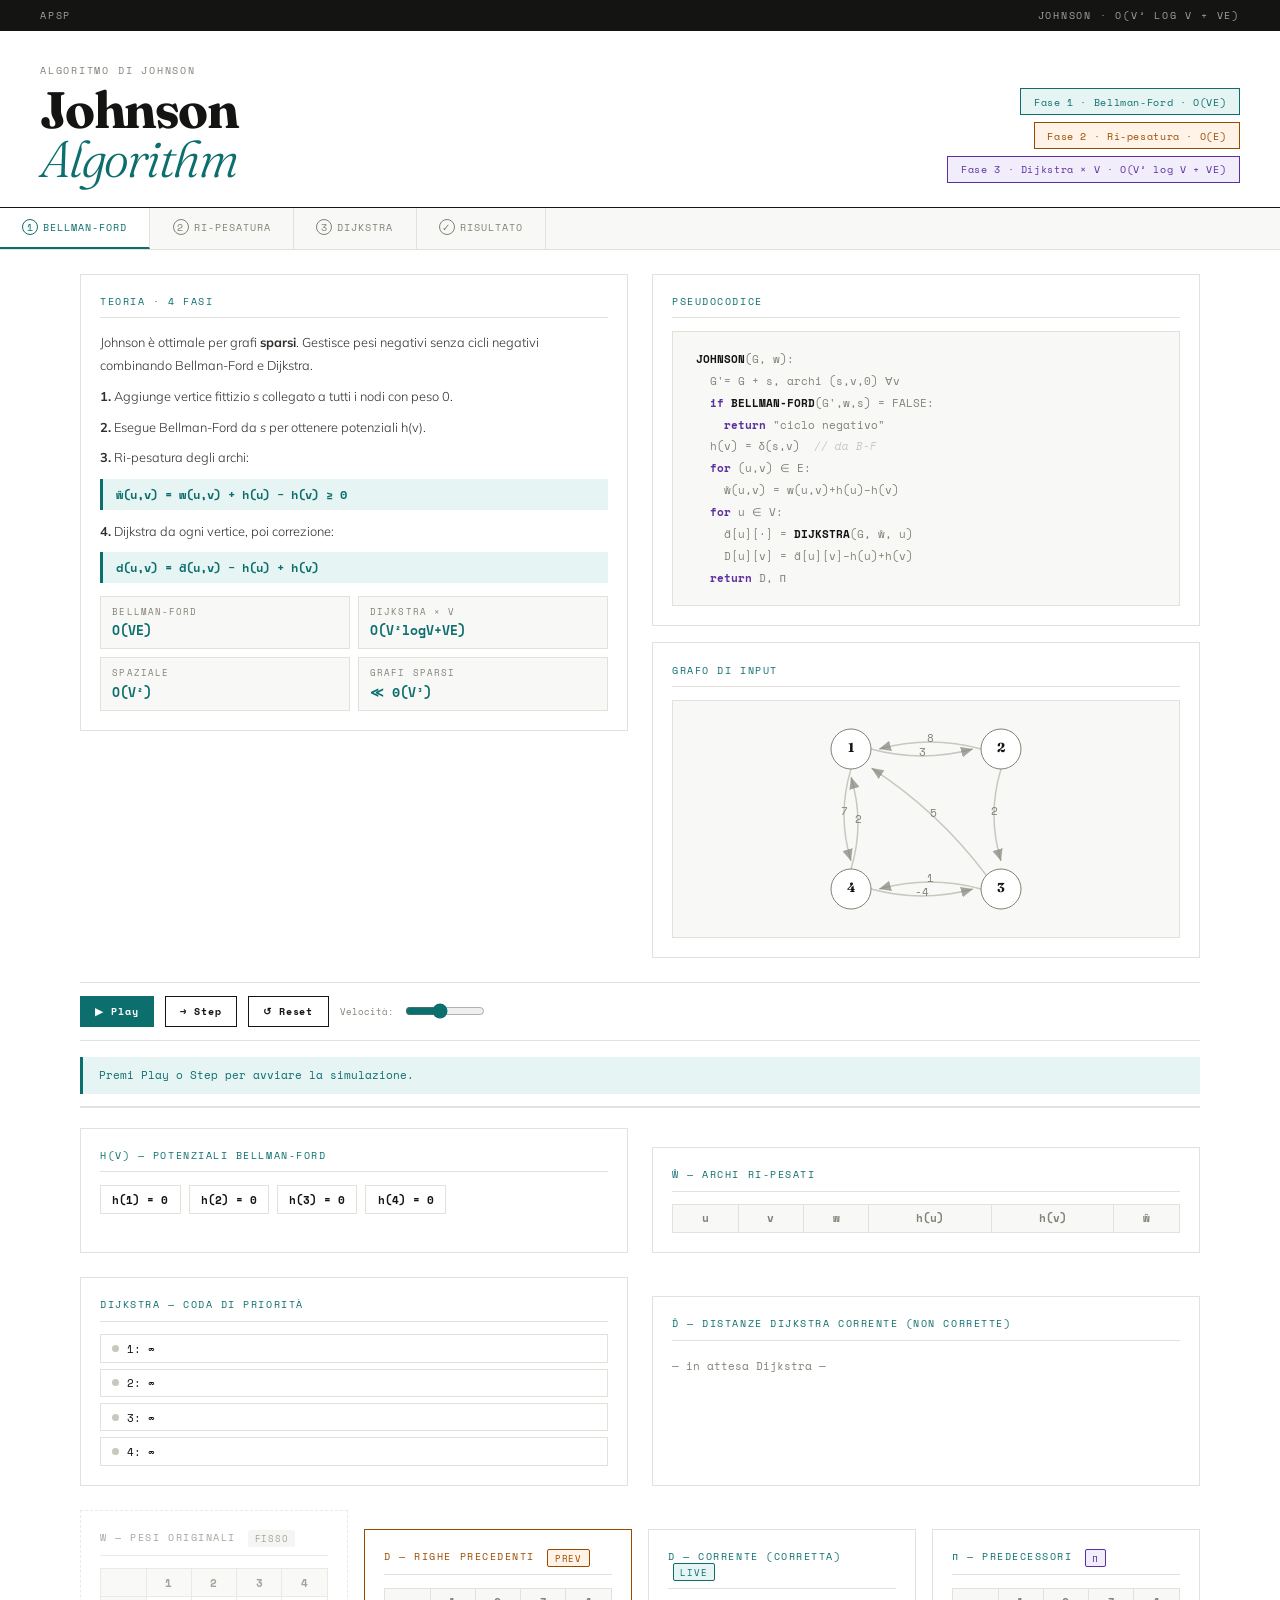
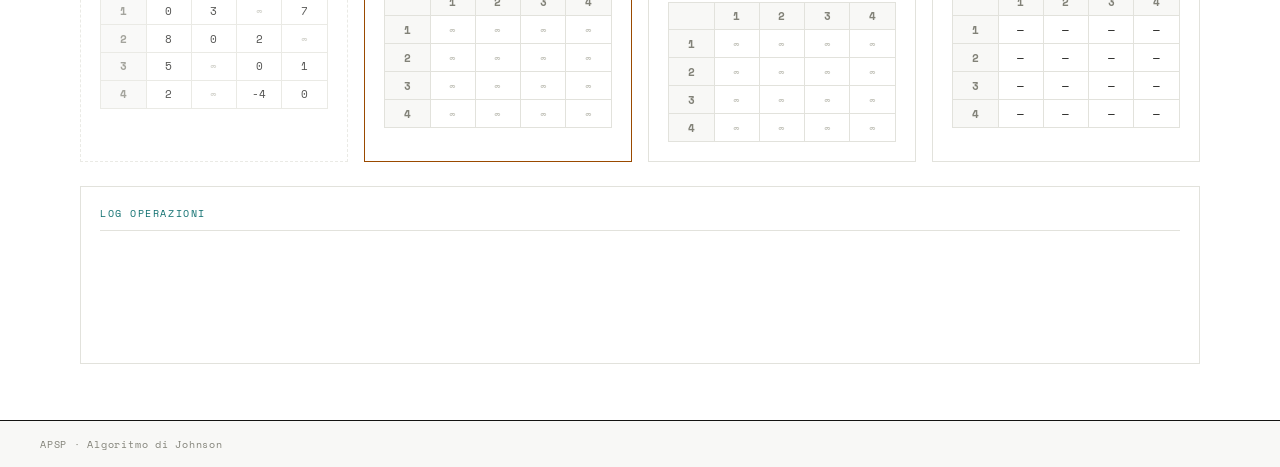
<file: apsp_johnson.html>
<!DOCTYPE html>
<html lang="it">
<head>
<meta charset="UTF-8">
<meta name="viewport" content="width=device-width, initial-scale=1.0">
<title>APSP · Algoritmo di Johnson</title>
<link href="https://fonts.googleapis.com/css2?family=Space+Mono:ital,wght@0,400;0,700;1,400&family=Fraunces:ital,opsz,wght@0,9..144,300;0,9..144,700;1,9..144,400&family=Mulish:wght@300;400;600&display=swap" rel="stylesheet">
<style>
*, *::before, *::after { box-sizing: border-box; margin: 0; padding: 0; }
:root {
  --bg: #ffffff;
  --off: #f8f8f6;
  --surface: #f2f2ef;
  --border: #e2e2dc;
  --border2: #c8c8c0;
  --ink: #141412;
  --ink2: #2e2e2a;
  --ink3: #828278;
  --teal: #0d6e6e;
  --teal-t: #e6f4f4;
  --orange: #9a4a00;
  --orange-t: #fef3e6;
  --purple: #5b2fa0;
  --purple-t: #f2edfb;
  --green: #236b35;
  --green-t: #ebf5ef;
  --red: #9c1f1f;
  --red-t: #fceaea;
  --phase-colors: var(--teal);
}

body {
  background: var(--bg);
  color: var(--ink);
  font-family: 'Mulish', sans-serif;
  font-weight: 300;
  min-height: 100vh;
}

/* ── Header ── */
.top-bar {
  background: var(--ink);
  color: white;
  padding: .5rem 2.5rem;
  font-family: 'Space Mono', monospace;
  font-size: .62rem;
  letter-spacing: .18em;
  text-transform: uppercase;
  display: flex;
  justify-content: space-between;
}
.top-bar span { opacity: .6; }

.header {
  padding: 2rem 2.5rem 1.5rem;
  border-bottom: 1.5px solid var(--ink);
  display: grid;
  grid-template-columns: 1fr auto;
  gap: 1.5rem;
  align-items: end;
}
.header h1 {
  font-family: 'Fraunces', serif;
  font-size: clamp(2rem,5vw,3.2rem);
  font-weight: 700;
  line-height: .95;
  letter-spacing: -.03em;
}
.header h1 .ital {
  font-style: italic;
  font-weight: 300;
  color: var(--teal);
}
.header .sub {
  font-family: 'Space Mono', monospace;
  font-size: .62rem;
  letter-spacing: .18em;
  text-transform: uppercase;
  color: var(--ink3);
  margin-bottom: .5rem;
}
.header-right {
  display: flex;
  flex-direction: column;
  gap: .4rem;
  align-items: flex-end;
}
.pill {
  font-family: 'Space Mono', monospace;
  font-size: .65rem;
  padding: .3rem .8rem;
  border: 1.5px solid;
  letter-spacing: .06em;
}
.pill.teal { border-color: var(--teal); color: var(--teal); background: var(--teal-t); }
.pill.orange { border-color: var(--orange); color: var(--orange); background: var(--orange-t); }
.pill.purple { border-color: var(--purple); color: var(--purple); background: var(--purple-t); }

/* ── Phases nav ── */
.phases-nav {
  display: flex;
  border-bottom: 1.5px solid var(--border);
  background: var(--off);
}
.phase-tab {
  font-family: 'Space Mono', monospace;
  font-size: .62rem;
  letter-spacing: .1em;
  text-transform: uppercase;
  padding: .7rem 1.4rem;
  border-right: 1px solid var(--border);
  color: var(--ink3);
  cursor: default;
  transition: all .2s;
}
.phase-tab.active { background: white; color: var(--teal); border-bottom: 2px solid var(--teal); }
.phase-tab .num {
  display: inline-block;
  width: 16px; height: 16px;
  border: 1.5px solid currentColor;
  border-radius: 50%;
  text-align: center;
  line-height: 14px;
  font-size: .6rem;
  margin-right: .3rem;
}

/* ── Layout ── */
.container { padding: 1.5rem 2.5rem; max-width: 1200px; margin: 0 auto; }

.two-col { display: grid; grid-template-columns: 1fr 1fr; gap: 1.5rem; margin-bottom: 1.5rem; }
@media(max-width:800px){ .two-col { grid-template-columns: 1fr; } }
.three-col { display: grid; grid-template-columns: 1fr 1fr 1fr; gap: 1.2rem; margin-bottom: 1.5rem; }
@media(max-width:900px){ .three-col { grid-template-columns: 1fr; } }

/* ── Card ── */
.card {
  background: white;
  border: 1.5px solid var(--border);
  padding: 1.2rem;
}
.card + .card { margin-top: 1.2rem; }
.card-hd {
  font-family: 'Space Mono', monospace;
  font-size: .6rem;
  letter-spacing: .16em;
  text-transform: uppercase;
  color: var(--teal);
  padding-bottom: .6rem;
  margin-bottom: .8rem;
  border-bottom: 1px solid var(--border);
}

/* ── Theory ── */
.theory-p { font-size: .8rem; line-height: 1.78; color: var(--ink2); margin-bottom: .5rem; }
.formula {
  font-family: 'Space Mono', monospace;
  font-size: .72rem;
  background: var(--teal-t);
  border-left: 3px solid var(--teal);
  padding: .45rem .8rem;
  margin: .6rem 0;
  color: var(--teal);
  font-weight: 700;
}
.cpx-row { display: grid; grid-template-columns: 1fr 1fr; gap: .5rem; margin-top: .8rem; }
.cpx-b { border: 1.5px solid var(--border); padding: .5rem .7rem; background: var(--off); }
.cpx-b .lbl { font-family: 'Space Mono', monospace; font-size: .56rem; letter-spacing: .12em; text-transform: uppercase; color: var(--ink3); margin-bottom: .2rem; }
.cpx-b .val { font-family: 'Space Mono', monospace; font-size: .8rem; font-weight: 700; color: var(--teal); }

/* ── Pseudo ── */
.pseudo {
  font-family: 'Space Mono', monospace;
  font-size: .68rem;
  line-height: 1.9;
  background: var(--off);
  border: 1.5px solid var(--border);
  padding: 1rem 1.1rem;
  overflow-x: auto;
}
.pl { display: block; padding: .04rem .3rem; white-space: pre; color: var(--ink3); border-radius: 2px; transition: all .2s; }
.pl.act { background: var(--orange-t); color: var(--orange); font-weight: 700; }
.pl.upd { background: var(--green-t); color: var(--green); font-weight: 700; }
.kw { color: var(--purple); font-weight: 700; }
.fn { color: var(--ink); font-weight: 700; }
.cmt { color: var(--border2); font-style: italic; }

/* ── Controls ── */
.ctrl-bar {
  display: flex; gap: .7rem; align-items: center; flex-wrap: wrap;
  padding: .8rem 0; border-top: 1px solid var(--border); border-bottom: 1px solid var(--border);
  margin-bottom: 1rem;
}
.btn {
  font-family: 'Space Mono', monospace;
  font-size: .65rem;
  font-weight: 700;
  letter-spacing: .08em;
  padding: .4rem .9rem;
  border: 1.5px solid var(--ink);
  background: white; color: var(--ink);
  cursor: pointer; transition: all .15s;
}
.btn:hover { background: var(--ink); color: white; }
.btn.primary { background: var(--teal); border-color: var(--teal); color: white; }
.btn.primary:hover { background: #094f4f; }
.sp-lb { font-family: 'Space Mono', monospace; font-size: .58rem; color: var(--ink3); }
input[type=range] { accent-color: var(--teal); width: 80px; cursor: pointer; }

/* ── Step info ── */
.step-bx {
  font-family: 'Space Mono', monospace;
  font-size: .68rem;
  padding: .65rem 1rem;
  background: var(--teal-t);
  border-left: 3px solid var(--teal);
  color: var(--teal);
  margin-bottom: .8rem;
  min-height: 2.3rem;
  line-height: 1.5;
}

/* ── Progress ── */
.prog { height: 2px; background: var(--border); margin-bottom: 1.2rem; }
.prog-f { height: 100%; background: var(--teal); transition: width .3s; }

/* ── h(v) nodes ── */
.h-nodes { display: flex; flex-wrap: wrap; gap: .5rem; }
.h-node {
  font-family: 'Space Mono', monospace;
  font-size: .7rem;
  font-weight: 700;
  padding: .3rem .7rem;
  border: 1.5px solid var(--border);
  background: white;
  transition: all .3s;
}
.h-node.ready { border-color: var(--teal); color: var(--teal); background: var(--teal-t); }
.h-node.active { border-color: var(--orange); color: var(--orange); background: var(--orange-t); }

/* ── Edge table ── */
table.etbl {
  border-collapse: collapse;
  font-family: 'Space Mono', monospace;
  font-size: .67rem;
  width: 100%;
}
table.etbl th, table.etbl td {
  border: 1px solid var(--border);
  padding: .32rem .5rem;
  text-align: center;
  transition: all .25s;
}
table.etbl th { background: var(--off); color: var(--ink3); font-weight: 700; }
table.etbl td { background: white; }
table.etbl tr.rw-act td { background: var(--orange-t); color: var(--orange); }
table.etbl tr.rw-done td { background: var(--teal-t); color: var(--teal); font-weight: 700; }

/* ── PQ ── */
.pq-list { display: flex; flex-direction: column; gap: .35rem; }
.pq-item {
  display: flex; align-items: center; gap: .5rem;
  font-family: 'Space Mono', monospace;
  font-size: .7rem;
  padding: .3rem .7rem;
  border: 1px solid var(--border);
  background: white;
  transition: all .25s;
}
.pq-item .dot { width: 7px; height: 7px; border-radius: 50%; background: var(--border2); flex-shrink: 0; }
.pq-item.top { border-color: var(--teal); color: var(--teal); background: var(--teal-t); font-weight: 700; }
.pq-item.top .dot { background: var(--teal); }
.pq-item.done { opacity: .35; }

/* ── Matrix ── */
table.mx {
  border-collapse: collapse;
  font-family: 'Space Mono', monospace;
  font-size: .68rem;
  width: 100%;
}
table.mx th, table.mx td {
  border: 1px solid var(--border);
  padding: .34rem .52rem;
  text-align: center;
  min-width: 2.2rem;
  transition: background .25s, color .25s;
}
table.mx th { background: var(--off); color: var(--ink3); font-weight: 700; }
table.mx td { background: white; }
table.mx td.upd { background: var(--green-t); color: var(--green); font-weight: 700; }
table.mx td.src { background: var(--teal-t); color: var(--teal); font-weight: 700; }
table.mx td.inf { color: var(--border2); }

.mat-4col {
  display: grid;
  grid-template-columns: 1fr 1fr 1fr 1fr;
  gap: 1rem;
  margin-bottom: 1.5rem;
}
@media(max-width:1000px){ .mat-4col { grid-template-columns: 1fr 1fr; } }
@media(max-width:600px){ .mat-4col { grid-template-columns: 1fr; } }

.card.frozen { opacity:.72; border-style:dashed; }
.card.frozen .card-hd { color: var(--ink3); }
.card.prev-card { border-color: var(--orange); }
.card.prev-card .card-hd { color: var(--orange); }
.mbadge {
  font-size:.56rem; letter-spacing:.1em; text-transform:uppercase;
  padding:.1rem .4rem; border-radius:2px; margin-left:.3rem; vertical-align:middle;
}
.mbf { background:var(--surface); color:var(--ink3); }
.mbp { background:var(--orange-t); color:var(--orange); border:1px solid var(--orange); }
.mbc { background:var(--teal-t); color:var(--teal); border:1px solid var(--teal); }
.mbpi { background:var(--purple-t); color:var(--purple); border:1px solid var(--purple); }

/* ── Graph ── */
.graph-box { border: 1.5px solid var(--border); background: var(--off); display: flex; justify-content: center; padding: .5rem; }
svg.graph { width: 100%; max-width: 280px; height: 220px; }

/* ── Log ── */
.log-body {
  font-family: 'Space Mono', monospace;
  font-size: .63rem;
  height: 100px; overflow-y: auto; line-height: 1.9; color: var(--ink3);
}
.log-body .e { display: block; border-bottom: 1px solid var(--border); padding: .03rem 0; }
.log-body .e.upd { color: var(--green); }
.log-body .e.phase { color: var(--teal); font-weight: 700; }

footer {
  border-top: 1.5px solid var(--ink);
  padding: 1rem 2.5rem;
  display: flex; justify-content: space-between;
  font-family: 'Space Mono', monospace;
  font-size: .6rem; color: var(--ink3); letter-spacing: .08em;
  background: var(--off); margin-top: 2rem;
}
</style>
</head>
<body>

<div class="top-bar">
  <span>APSP</span>
  <span>Johnson · O(V² log V + VE)</span>
</div>

<div class="header">
  <div>
    <div class="sub">Algoritmo di Johnson</div>
    <h1>Johnson<br><span class="ital">Algorithm</span></h1>
  </div>
  <div class="header-right">
    <div class="pill teal">Fase 1 · Bellman-Ford · O(VE)</div>
    <div class="pill orange">Fase 2 · Ri-pesatura · O(E)</div>
    <div class="pill purple">Fase 3 · Dijkstra × V · O(V² log V + VE)</div>
  </div>
</div>

<div class="phases-nav">
  <div class="phase-tab" id="ptab-0"><span class="num">1</span>Bellman-Ford</div>
  <div class="phase-tab" id="ptab-1"><span class="num">2</span>Ri-pesatura</div>
  <div class="phase-tab" id="ptab-2"><span class="num">3</span>Dijkstra</div>
  <div class="phase-tab" id="ptab-3"><span class="num">✓</span>Risultato</div>
</div>

<div class="container">

  <div class="two-col">
    <!-- Theory -->
    <div>
      <div class="card">
        <div class="card-hd">Teoria · 4 fasi</div>
        <div class="theory-p">Johnson è ottimale per grafi <strong>sparsi</strong>. Gestisce pesi negativi senza cicli negativi combinando Bellman-Ford e Dijkstra.</div>
        <div class="theory-p"><strong>1.</strong> Aggiunge vertice fittizio <em>s</em> collegato a tutti i nodi con peso 0.</div>
        <div class="theory-p"><strong>2.</strong> Esegue Bellman-Ford da <em>s</em> per ottenere potenziali h(v).</div>
        <div class="theory-p"><strong>3.</strong> Ri-pesatura degli archi:</div>
        <div class="formula">ŵ(u,v) = w(u,v) + h(u) − h(v) ≥ 0</div>
        <div class="theory-p"><strong>4.</strong> Dijkstra da ogni vertice, poi correzione:</div>
        <div class="formula">d(u,v) = d̂(u,v) − h(u) + h(v)</div>
        <div class="cpx-row">
          <div class="cpx-b"><div class="lbl">Bellman-Ford</div><div class="val">O(VE)</div></div>
          <div class="cpx-b"><div class="lbl">Dijkstra × V</div><div class="val">O(V²logV+VE)</div></div>
          <div class="cpx-b"><div class="lbl">Spaziale</div><div class="val">O(V²)</div></div>
          <div class="cpx-b"><div class="lbl">Grafi sparsi</div><div class="val">≪ Θ(V³)</div></div>
        </div>
      </div>
    </div>

    <div>
      <!-- Pseudo -->
      <div class="card">
        <div class="card-hd">Pseudocodice</div>
        <div class="pseudo">
          <span class="pl"><span class="fn">JOHNSON</span>(G, w):</span>
          <span class="pl" id="jl0">  G'= G + s, archi (s,v,0) ∀v</span>
          <span class="pl" id="jl1">  <span class="kw">if</span> <span class="fn">BELLMAN-FORD</span>(G',w,s) = FALSE:</span>
          <span class="pl" id="jl2">    <span class="kw">return</span> "ciclo negativo"</span>
          <span class="pl" id="jl3">  h(v) = δ(s,v)  <span class="cmt">// da B-F</span></span>
          <span class="pl" id="jl4">  <span class="kw">for</span> (u,v) ∈ E:</span>
          <span class="pl" id="jl5">    ŵ(u,v) = w(u,v)+h(u)−h(v)</span>
          <span class="pl" id="jl6">  <span class="kw">for</span> u ∈ V:</span>
          <span class="pl" id="jl7">    d̂[u][·] = <span class="fn">DIJKSTRA</span>(G, ŵ, u)</span>
          <span class="pl" id="jl8">    D[u][v] = d̂[u][v]−h(u)+h(v)</span>
          <span class="pl">  <span class="kw">return</span> D, Π</span>
        </div>
      </div>

      <div class="card" style="margin-top:1rem">
        <div class="card-hd">Grafo di input</div>
        <div class="graph-box">
          <svg class="graph" id="graph" viewBox="0 0 280 220"></svg>
        </div>
      </div>
    </div>
  </div>

  <!-- Controls -->
  <div class="ctrl-bar">
    <button class="btn primary" id="btn-play">▶ Play</button>
    <button class="btn" id="btn-step">→ Step</button>
    <button class="btn" id="btn-reset">↺ Reset</button>
    <span class="sp-lb">Velocità:</span>
    <input type="range" id="speed" min="100" max="1500" value="700" step="100">
  </div>

  <div class="step-bx" id="step-info">Premi Play o Step per avviare la simulazione.</div>
  <div class="prog"><div class="prog-f" id="progress" style="width:0%"></div></div>

  <!-- Strutture dati per fasi -->
  <div class="two-col">
    <div class="card">
      <div class="card-hd">h(v) — Potenziali Bellman-Ford</div>
      <div class="h-nodes" id="hvals"></div>
    </div>
    <div class="card">
      <div class="card-hd">ŵ — Archi ri-pesati</div>
      <table class="etbl" id="edges-tbl">
        <thead><tr><th>u</th><th>v</th><th>w</th><th>h(u)</th><th>h(v)</th><th>ŵ</th></tr></thead>
        <tbody></tbody>
      </table>
    </div>
  </div>

  <div class="two-col">
    <div class="card">
      <div class="card-hd">Dijkstra — Coda di priorità</div>
      <div class="pq-list" id="pq"></div>
    </div>
    <div class="card">
      <div class="card-hd">d̂ — Distanze Dijkstra corrente (non corrette)</div>
      <div id="matDhat"></div>
    </div>
  </div>

  <div class="mat-4col">
    <div class="card frozen">
      <div class="card-hd">W — Pesi originali <span class="mbadge mbf">fisso</span></div>
      <div id="matW"></div>
    </div>
    <div class="card prev-card">
      <div class="card-hd">D — Righe precedenti <span class="mbadge mbp">prev</span></div>
      <div id="matDprev"></div>
    </div>
    <div class="card">
      <div class="card-hd">D — Corrente (corretta) <span class="mbadge mbc">live</span></div>
      <div id="matD"></div>
    </div>
    <div class="card">
      <div class="card-hd">Π — Predecessori <span class="mbadge mbpi">Π</span></div>
      <div id="matPi"></div>
    </div>
  </div>

  <div class="card">
    <div class="card-hd">Log operazioni</div>
    <div class="log-body" id="log"></div>
  </div>

</div>

<footer>
  <span>APSP · Algoritmo di Johnson</span>
</footer>

<script>
const INF=Infinity, N=4;
const nodes=['1','2','3','4'];
const W=[[0,3,INF,7],[8,0,2,INF],[5,INF,0,1],[2,INF,-4,0]];
const edgeList=[];
for(let i=0;i<N;i++) for(let j=0;j<N;j++) if(i!==j&&W[i][j]!==INF) edgeList.push([i,j,W[i][j]]);
const pos=[[65,40],[215,40],[215,180],[65,180]];

function fv(v){ return v===INF?'∞':v; }
function dc(m){ return m.map(r=>r.slice()); }

function drawGraph(hlEdges=[], hlNodes=[]){
  const svg=document.getElementById('graph');
  let d=`<defs><marker id="arr" markerWidth="8" markerHeight="7" refX="8" refY="3.5" orient="auto"><path d="M0,0 L0,7 L8,3.5 z" fill="#828278" opacity=".7"/></marker></defs>`;
  for(const [u,v,w] of edgeList){
    const [x1,y1]=pos[u],[x2,y2]=pos[v];
    const dx=x2-x1,dy=y2-y1,len=Math.sqrt(dx*dx+dy*dy),r=20;
    const sx=x1+dx/len*r,sy=y1+dy/len*r,ex=x2-dx/len*(r+8),ey=y2-dy/len*(r+8);
    const cx=(sx+ex)/2-dy/len*14,cy=(sy+ey)/2+dx/len*14;
    const hl=hlEdges.some(e=>e[0]===u&&e[1]===v);
    d+=`<path d="M${sx},${sy} Q${cx},${cy} ${ex},${ey}" stroke="${hl?'#0d6e6e':'#c8c8c0'}" stroke-width="${hl?2.5:1.5}" fill="none" marker-end="url(#arr)"/>`;
    const lx=(sx+2*cx+ex)/4,ly=(sy+2*cy+ey)/4;
    d+=`<text x="${lx}" y="${ly}" fill="${hl?'#0d6e6e':'#828278'}" font-size="11" font-family="Space Mono,monospace" text-anchor="middle">${w}</text>`;
  }
  for(let i=0;i<N;i++){
    const [x,y]=pos[i],hl=hlNodes.includes(i);
    const isSrc=hlNodes.length>0&&hlNodes[0]===i&&hl;
    d+=`<circle cx="${x}" cy="${y}" r="20" fill="${isSrc?'#e6f4f4':hl?'#fef3e6':'white'}" stroke="${isSrc?'#0d6e6e':hl?'#9a4a00':'#828278'}" stroke-width="${hl?2.5:1}"/>`;
    d+=`<text x="${x}" y="${y}" fill="${isSrc?'#0d6e6e':hl?'#9a4a00':'#141412'}" font-size="13" font-family="Fraunces,serif" font-weight="700" text-anchor="middle" dominant-baseline="middle">${nodes[i]}</text>`;
  }
  svg.innerHTML=d;
}

function buildMx(id, mat, hlFn){
  const wrap=document.getElementById(id);
  let h='<table class="mx"><thead><tr><th></th>';
  for(let j=0;j<N;j++) h+=`<th>${nodes[j]}</th>`;
  h+='</tr></thead><tbody>';
  for(let i=0;i<N;i++){
    h+=`<tr><th>${nodes[i]}</th>`;
    for(let j=0;j<N;j++){
      const cls=hlFn?hlFn(i,j):'';
      const v=mat[i][j];
      h+=`<td class="${cls}${v===INF?' inf':''}" id="${id}-${i}-${j}">${fv(v)}</td>`;
    }
    h+='</tr>';
  }
  h+='</tbody></table>';
  wrap.innerHTML=h;
}

function renderHvals(h, activeI=-1){
  const el=document.getElementById('hvals');
  el.innerHTML='';
  nodes.forEach((n,i)=>{
    const d=document.createElement('div');
    d.className='h-node'+(i===activeI?' active':h[i]!==INF&&h[i]!==0?' ready':'');
    d.textContent=`h(${n}) = ${fv(h[i])}`;
    el.appendChild(d);
  });
}

function renderEdges(erw, activeIdx=-1){
  const tb=document.querySelector('#edges-tbl tbody');
  tb.innerHTML='';
  erw.forEach((e,i)=>{
    const tr=document.createElement('tr');
    tr.className=i===activeIdx?'rw-act':i<activeIdx?'rw-done':'';
    tr.innerHTML=`<td>${nodes[e.u]}</td><td>${nodes[e.v]}</td><td>${e.w}</td><td>${fv(e.hu)}</td><td>${fv(e.hv)}</td><td>${fv(e.wh)}</td>`;
    tb.appendChild(tr);
  });
}

function renderPQ(dist, visited, top=-1){
  const el=document.getElementById('pq');
  el.innerHTML='';
  [...Array(N).keys()].sort((a,b)=>(dist[a]??INF)-(dist[b]??INF)).forEach(i=>{
    const d=document.createElement('div');
    d.className='pq-item'+(visited&&visited[i]?' done':i===top?' top':'');
    d.innerHTML=`<div class="dot"></div>${nodes[i]}: ${fv(dist[i])}`;
    el.appendChild(d);
  });
}

function logAdd(msg,cls=''){
  const el=document.getElementById('log');
  const s=document.createElement('span');
  s.className=`e ${cls}`;
  s.textContent=msg;
  el.appendChild(s);
  el.scrollTop=el.scrollHeight;
}

function setPhaseTab(idx){
  document.querySelectorAll('.phase-tab').forEach((t,i)=>{
    t.classList.toggle('active', i===idx);
  });
}

function unhl(){ document.querySelectorAll('.pl').forEach(l=>l.classList.remove('act','upd')); }
function hlL(...ids){ ids.forEach(id=>{ const e=document.getElementById(id); if(e) e.classList.add('act'); }); }
function hlLU(...ids){ ids.forEach(id=>{ const e=document.getElementById(id); if(e) e.classList.add('upd'); }); }

function initPi(){
  return Array.from({length:N},(_,i)=>Array.from({length:N},(_,j)=>i!==j&&W[i][j]!==INF?i:-1));
}

// ── build all steps
let steps=[], stepIdx=0, playTimer=null;

function bellmanFord(){
  let dist=Array(N).fill(0), pi=Array(N).fill(-1), bfSteps=[];
  bfSteps.push({type:'bf-init',dist:dist.slice(),pi:pi.slice(),msg:'Bellman-Ford: h(v)=0 · sorgente fittiza s connessa a tutti con peso 0'});
  for(let iter=0;iter<N-1;iter++){
    let changed=false;
    for(const [u,v,w] of edgeList){
      const cand=dist[u]===INF?INF:dist[u]+w;
      const imp=cand<dist[v];
      bfSteps.push({type:'bf-relax',iter,u,v,w,cand,imp,dist:dist.slice(),pi:pi.slice(),
        msg:imp?`B-F iter ${iter+1}: h[${nodes[v]}] = ${fv(cand)}  (via ${nodes[u]})`
               :`B-F iter ${iter+1}: ${nodes[u]}→${nodes[v]}: ${fv(cand)} ≥ ${fv(dist[v])}`});
      if(imp){ dist[v]=cand; pi[v]=u; changed=true; }
    }
    if(!changed) break;
  }
  bfSteps.push({type:'bf-done',dist:dist.slice(),pi:pi.slice(),msg:'Bellman-Ford completato · potenziali h(v) calcolati'});
  return {bfSteps,h:dist};
}

function dijkstra(src, wHat){
  let dist=Array(N).fill(INF), pi=Array(N).fill(-1), visited=Array(N).fill(false), djSteps=[];
  dist[src]=0;
  djSteps.push({type:'dj-init',src,dist:dist.slice(),pi:pi.slice(),visited:visited.slice(),msg:`Dijkstra sorgente ${nodes[src]}: inizializza d̂[${nodes[src]}]=0`});
  for(let iter=0;iter<N;iter++){
    let u=-1,minD=INF;
    for(let i=0;i<N;i++) if(!visited[i]&&dist[i]<minD){ minD=dist[i]; u=i; }
    if(u===-1) break;
    visited[u]=true;
    djSteps.push({type:'dj-ext',src,u,dist:dist.slice(),pi:pi.slice(),visited:visited.slice(),msg:`Dijkstra: estrai min = ${nodes[u]} (d̂=${fv(dist[u])})`});
    for(let v=0;v<N;v++){
      if(wHat[u][v]===INF) continue;
      const cand=dist[u]+wHat[u][v];
      const imp=cand<dist[v];
      djSteps.push({type:'dj-relax',src,u,v,cand,imp,dist:dist.slice(),pi:pi.slice(),visited:visited.slice(),
        msg:imp?`Dijkstra: relax ${nodes[u]}→${nodes[v]}: d̂=${fv(cand)}`:`Dijkstra: ${nodes[u]}→${nodes[v]}: ${fv(cand)} ≥ ${fv(dist[v])}`});
      if(imp){ dist[v]=cand; pi[v]=u; }
    }
  }
  djSteps.push({type:'dj-done',src,dist:dist.slice(),pi:pi.slice(),visited:visited.slice(),msg:`Dijkstra da ${nodes[src]} completato`});
  return {djSteps,dist,pi};
}

function buildSteps(){
  steps=[];
  const emptyH=Array(N).fill(0);
  const emptyD=Array.from({length:N},()=>Array(N).fill(INF));
  steps.push({type:'phase',phaseIdx:0,hvals:emptyH,erw:[],D:dc(emptyD),prevD:dc(emptyD),dhat:null,Pi:null,msg:'── FASE 1: aggiunta sorgente fittiza s, Bellman-Ford ──'});
  const {bfSteps,h}=bellmanFord();
  steps.push(...bfSteps.map(s=>({...s,phaseIdx:0,hvals:h.slice(),erw:[],D:dc(emptyD),prevD:dc(emptyD),dhat:null,Pi:null})));

  steps.push({type:'phase',phaseIdx:1,hvals:h.slice(),erw:[],D:dc(emptyD),prevD:dc(emptyD),dhat:null,Pi:null,msg:'── FASE 2: ri-pesatura archi ŵ(u,v) = w + h(u) − h(v) ──'});
  let wHat=Array.from({length:N},()=>Array(N).fill(INF));
  let erw=[];
  for(const [u,v,w] of edgeList){
    const wh=w+h[u]-h[v];
    erw.push({u,v,w,hu:h[u],hv:h[v],wh});
    wHat[u][v]=wh;
    steps.push({type:'reweight',phaseIdx:1,u,v,w,wh,hvals:h.slice(),erw:[...erw],D:dc(emptyD),prevD:dc(emptyD),dhat:null,Pi:null,
      msg:`ŵ(${nodes[u]},${nodes[v]}) = ${w}+${h[u]}−${h[v]} = ${wh}`});
  }

  const D=Array.from({length:N},()=>Array(N).fill(INF));
  const Pi=Array.from({length:N},()=>Array(N).fill(-1));

  steps.push({type:'phase',phaseIdx:2,hvals:h.slice(),erw:[...erw],D:dc(D),prevD:dc(D),dhat:null,Pi:dc(Pi),msg:'── FASE 3: Dijkstra da ogni vertice, poi correzione ──'});
  for(let src=0;src<N;src++){
    const prevDSnap=dc(D);
    steps.push({type:'dj-start',phaseIdx:2,src,hvals:h.slice(),erw:[...erw],D:dc(D),prevD:prevDSnap,dhat:null,Pi:dc(Pi),msg:`Dijkstra da sorgente ${nodes[src]}`});
    const {djSteps,dist:dd,pi:dp}=dijkstra(src,wHat);
    steps.push(...djSteps.map(s=>({...s,phaseIdx:2,hvals:h.slice(),erw:[...erw],D:dc(D),prevD:prevDSnap,Pi:dc(Pi)})));
    for(let v=0;v<N;v++){ D[src][v]=dd[v]-h[src]+h[v]; Pi[src][v]=dp[v]; }
    // store corrected dhat row for display
    const dhatRow=dd.slice();
    steps.push({type:'correct',phaseIdx:2,src,hvals:h.slice(),erw:[...erw],D:dc(D),prevD:prevDSnap,dhat:dhatRow,Pi:dc(Pi),
      msg:`Correzione riga ${nodes[src]}: D[${nodes[src]}][v] = d̂[v](${dhatRow.map(fv).join(',')}) − h(${nodes[src]})(${h[src]}) + h(v)`});
  }
  steps.push({type:'done',phaseIdx:3,hvals:h.slice(),erw:[...erw],D:dc(D),prevD:dc(D),dhat:null,Pi:dc(Pi),msg:'✓ Johnson completato · matrice D finale pronta'});
}

function renderStep(s){
  unhl();
  document.getElementById('step-info').textContent=s.msg;
  document.getElementById('progress').style.width=((stepIdx+1)/steps.length*100)+'%';
  setPhaseTab(s.phaseIdx??0);

  renderHvals(s.hvals||Array(N).fill(0), s.type==='bf-relax'&&s.imp?s.v:-1);
  renderEdges(s.erw||[], s.type==='reweight'?s.erw.length-1:-1);

  // PQ
  if(s.dist) renderPQ(s.dist, s.visited, s.type==='dj-ext'?s.u:-1);
  else renderPQ(Array(N).fill(INF),[]);

  // d̂ current Dijkstra row
  if(s.dist){
    const dhatMat=Array.from({length:N},(_,i)=>i===s.src?s.dist:Array(N).fill(INF));
    buildMx('matDhat',Array.from({length:N},(_,i)=>s.dist),[]);
    // simpler: show as single-row highlight
    const drow=s.dist;
    let h2='<table class="mx"><thead><tr><th>src</th>';
    for(let j=0;j<N;j++) h2+=`<th>${nodes[j]}</th>`;
    h2+='</tr></thead><tbody><tr>';
    h2+=`<th>${nodes[s.src??0]}</th>`;
    for(let j=0;j<N;j++){
      const v=drow[j];
      const cls=(s.type==='dj-relax'&&j===s.v&&s.imp)?'upd':(s.type==='dj-ext'&&j===s.u)?'src':'';
      h2+=`<td class="${cls}${v===INF?' inf':''}">${fv(v)}</td>`;
    }
    h2+='</tr></tbody></table>';
    document.getElementById('matDhat').innerHTML=h2;
  } else {
    document.getElementById('matDhat').innerHTML='<span style="font-size:.7rem;color:#828278;font-family:Space Mono,monospace">— in attesa Dijkstra —</span>';
  }

  // W always static
  buildMx('matW',W,()=>'');

  // D prev
  if(s.prevD) buildMx('matDprev',s.prevD,(i,j)=>s.type==='correct'&&i===s.src?'src':'');
  else buildMx('matDprev',Array.from({length:N},()=>Array(N).fill(INF)),()=>'');

  // D current
  if(s.D) buildMx('matD',s.D,(i,j)=>s.type==='correct'&&i===s.src?'upd':'');
  else buildMx('matD',Array.from({length:N},()=>Array(N).fill(INF)),()=>'');

  // Pi
  if(s.Pi){
    buildMx('matPi',s.Pi,()=>'');
    for(let i=0;i<N;i++) for(let j=0;j<N;j++){
      const el=document.getElementById(`matPi-${i}-${j}`);
      if(el) el.textContent=s.Pi[i][j]==-1?'—':nodes[s.Pi[i][j]];
    }
  }

  // pseudo highlight
  if(s.type==='bf-relax'||s.type==='bf-init'){ hlL('jl0','jl1','jl3'); }
  else if(s.type==='reweight'){ hlL('jl4','jl5'); }
  else if(s.type==='dj-ext'||s.type==='dj-relax'){ hlL('jl6','jl7'); }
  else if(s.type==='correct'){ hlLU('jl8'); }

  if(s.type==='bf-relax') drawGraph([[s.u,s.v]],[s.u,s.v]);
  else if(s.type==='dj-ext') drawGraph([],[s.src,s.u]);
  else if(s.type==='dj-relax') drawGraph([[s.u,s.v]],[s.src,s.u,s.v]);
  else drawGraph();

  if(s.type==='phase') logAdd(s.msg,'phase');
  else if(s.type==='bf-relax'&&s.imp) logAdd(`h[${nodes[s.v]}] = ${fv(s.cand)}`,'upd');
  else if(s.type==='reweight') logAdd(`ŵ(${nodes[s.u]},${nodes[s.v]}) = ${fv(s.wh)}`,'upd');
  else if(s.type==='dj-relax'&&s.imp) logAdd(`d̂[${nodes[s.v]}] = ${fv(s.cand)} (src=${nodes[s.src]})`,'upd');
  else if(s.type==='correct') logAdd(`Riga ${nodes[s.src]} corretta in D`,'upd');
  else if(s.type==='done') logAdd('✓ Johnson completato.','phase');
}

function doStep(){
  if(stepIdx>=steps.length){ stopPlay(); return; }
  renderStep(steps[stepIdx]);
  stepIdx++;
  if(stepIdx>=steps.length) stopPlay();
}
function stopPlay(){ clearInterval(playTimer); playTimer=null; document.getElementById('btn-play').textContent='▶ Play'; }

function reset(){
  stopPlay(); stepIdx=0; buildSteps();
  document.getElementById('step-info').textContent='Premi Play o Step per avviare la simulazione.';
  document.getElementById('progress').style.width='0%';
  document.getElementById('log').innerHTML='';
  renderHvals(Array(N).fill(0));
  renderEdges([]);
  renderPQ(Array(N).fill(INF),[]);
  document.getElementById('matDhat').innerHTML='<span style="font-size:.7rem;color:#828278;font-family:Space Mono,monospace">— in attesa Dijkstra —</span>';
  buildMx('matW',W,()=>'');
  buildMx('matDprev',Array.from({length:N},()=>Array(N).fill(INF)),()=>'');
  buildMx('matD',Array.from({length:N},()=>Array(N).fill(INF)),()=>'');
  buildMx('matPi',Array.from({length:N},()=>Array(N).fill(-1)),()=>'');
  for(let i=0;i<N;i++) for(let j=0;j<N;j++){
    const el=document.getElementById(`matPi-${i}-${j}`);
    if(el) el.textContent='—';
  }
  drawGraph(); unhl(); setPhaseTab(0);
}

document.getElementById('btn-reset').addEventListener('click',reset);
document.getElementById('btn-step').addEventListener('click',doStep);
document.getElementById('btn-play').addEventListener('click',()=>{
  if(playTimer){ stopPlay(); return; }
  if(stepIdx>=steps.length) stepIdx=0;
  document.getElementById('btn-play').textContent='⏸ Pausa';
  doStep();
  const spd=()=>1600-parseInt(document.getElementById('speed').value);
  playTimer=setInterval(()=>{ if(stepIdx>=steps.length){stopPlay();return;} doStep(); },spd());
});
reset();
</script>
</body>
</html>
</file>
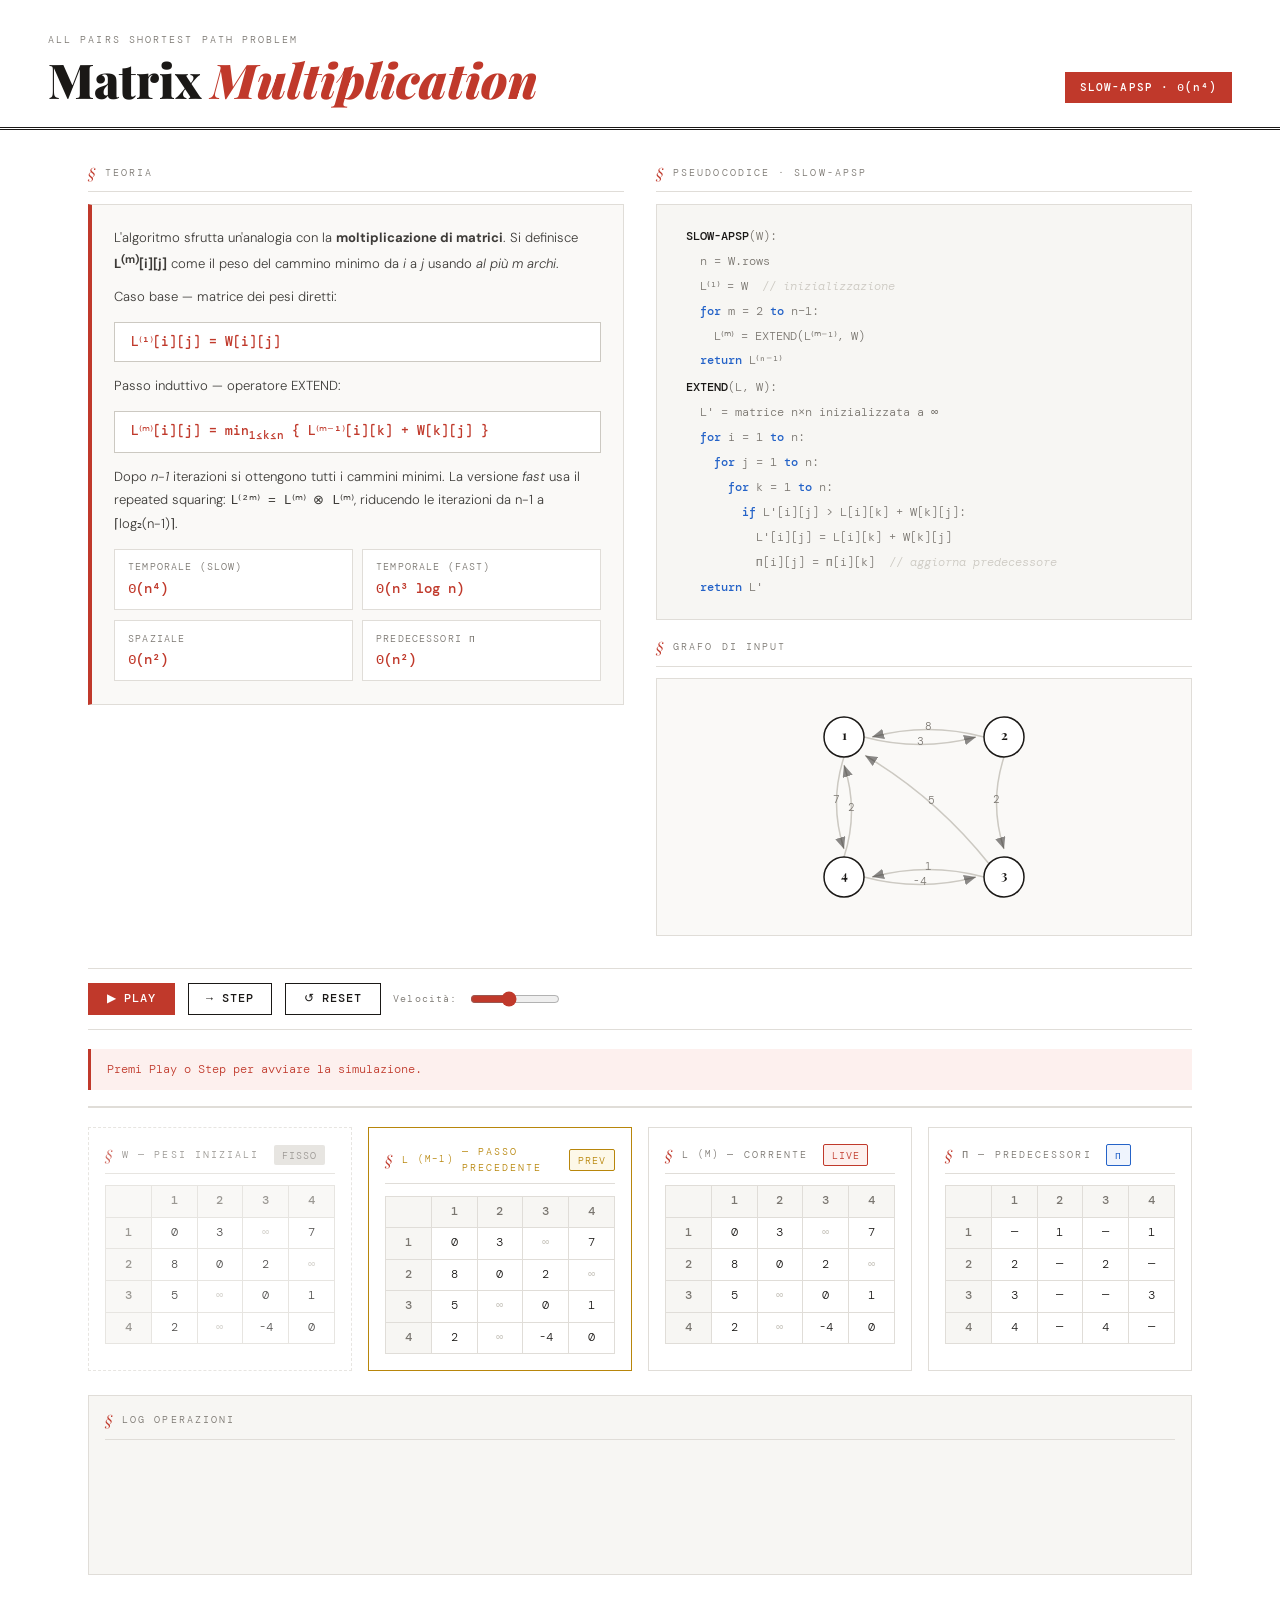
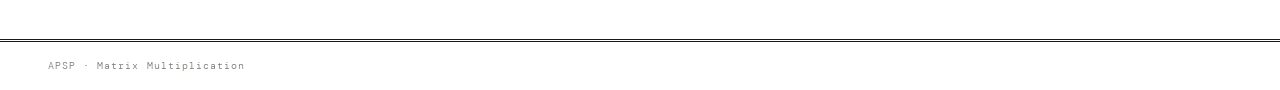
<file: apsp_matrix_mult.html>
<!DOCTYPE html>
<html lang="it">
<head>
<meta charset="UTF-8">
<meta name="viewport" content="width=device-width, initial-scale=1.0">
<title>APSP · Matrix Multiplication</title>
<link href="https://fonts.googleapis.com/css2?family=DM+Mono:ital,wght@0,300;0,400;0,500;1,400&family=Playfair+Display:wght@700;900&family=DM+Sans:wght@300;400;500&display=swap" rel="stylesheet">
<style>
*, *::before, *::after { box-sizing: border-box; margin: 0; padding: 0; }

:root {
  --white: #ffffff;
  --off: #f7f6f3;
  --paper: #faf9f7;
  --rule: #e0ddd8;
  --rule2: #ccc9c2;
  --ink: #1a1816;
  --ink2: #3d3b38;
  --ink3: #7a7670;
  --accent: #c0392b;
  --accent-light: #fdf0ee;
  --accent2: #2563c8;
  --accent2-light: #eff4fd;
  --accent3: #1a7a4a;
  --accent3-light: #edfaf3;
  --gold: #b8860b;
  --gold-light: #fdf8e8;
}

body {
  background: var(--white);
  color: var(--ink);
  font-family: 'DM Sans', sans-serif;
  font-weight: 300;
  line-height: 1.6;
  min-height: 100vh;
}

/* ── Header ── */
.masthead {
  border-bottom: 3px double var(--ink);
  padding: 2rem 3rem 1.5rem;
  display: grid;
  grid-template-columns: 1fr auto;
  align-items: end;
  gap: 1rem;
  background: var(--white);
}
.masthead-label {
  font-family: 'DM Mono', monospace;
  font-size: .65rem;
  letter-spacing: .2em;
  text-transform: uppercase;
  color: var(--ink3);
  margin-bottom: .4rem;
}
.masthead h1 {
  font-family: 'Playfair Display', serif;
  font-weight: 900;
  font-size: clamp(1.8rem, 5vw, 3rem);
  line-height: 1;
  color: var(--ink);
}
.masthead h1 em {
  font-style: italic;
  color: var(--accent);
}
.algo-badge {
  background: var(--accent);
  color: white;
  font-family: 'DM Mono', monospace;
  font-size: .7rem;
  font-weight: 500;
  padding: .4rem .9rem;
  letter-spacing: .1em;
  white-space: nowrap;
}

/* ── Layout ── */
.container { max-width: 1200px; margin: 0 auto; padding: 2rem 3rem; }

.two-col {
  display: grid;
  grid-template-columns: 1fr 1fr;
  gap: 2rem;
  margin-bottom: 2rem;
}
@media(max-width:800px){ .two-col { grid-template-columns: 1fr; } }

/* ── Section title ── */
.sec-title {
  font-family: 'DM Mono', monospace;
  font-size: .65rem;
  letter-spacing: .2em;
  text-transform: uppercase;
  color: var(--ink3);
  margin-bottom: .7rem;
  padding-bottom: .4rem;
  border-bottom: 1px solid var(--rule);
  display: flex;
  align-items: center;
  gap: .5rem;
}
.sec-title::before {
  content: '§';
  color: var(--accent);
  font-style: italic;
  font-family: 'Playfair Display', serif;
  font-size: .9rem;
}

/* ── Theory box ── */
.theory-card {
  background: var(--paper);
  border: 1px solid var(--rule);
  border-left: 4px solid var(--accent);
  padding: 1.4rem;
}
.theory-card p {
  font-size: .82rem;
  line-height: 1.75;
  color: var(--ink2);
  margin-bottom: .6rem;
}
.formula-block {
  margin: .8rem 0;
  padding: .6rem 1rem;
  background: var(--white);
  border: 1px solid var(--rule2);
  font-family: 'DM Mono', monospace;
  font-size: .8rem;
  font-weight: 500;
  color: var(--accent);
  line-height: 1.5;
}

/* ── Complexity ── */
.complexity-row {
  display: grid;
  grid-template-columns: 1fr 1fr;
  gap: .6rem;
  margin-top: .8rem;
}
.cpx-item {
  border: 1px solid var(--rule);
  padding: .6rem .8rem;
  background: var(--white);
}
.cpx-item .label {
  font-family: 'DM Mono', monospace;
  font-size: .6rem;
  letter-spacing: .12em;
  text-transform: uppercase;
  color: var(--ink3);
  margin-bottom: .2rem;
}
.cpx-item .value {
  font-family: 'DM Mono', monospace;
  font-size: .85rem;
  font-weight: 500;
  color: var(--accent);
}

/* ── Pseudocode ── */
.pseudo-card {
  background: var(--off);
  border: 1px solid var(--rule);
  padding: 1.2rem 1.4rem;
  font-family: 'DM Mono', monospace;
  font-size: .73rem;
  line-height: 2;
  overflow-x: auto;
}
.pseudo-line {
  display: block;
  padding: .05rem .4rem;
  border-radius: 2px;
  transition: background .2s, color .2s;
  color: var(--ink3);
  white-space: pre;
}
.pseudo-line.active {
  background: #fff3e0;
  color: #b8560a;
  font-weight: 500;
}
.pseudo-line.updated {
  background: #e8f5e9;
  color: var(--accent3);
  font-weight: 500;
}
.kw { color: var(--accent2); font-weight: 500; }
.fn { color: var(--ink); font-weight: 500; }
.cmt { color: var(--rule2); font-style: italic; }

/* ── Graph SVG ── */
.graph-wrap {
  border: 1px solid var(--rule);
  background: var(--paper);
  display: flex;
  align-items: center;
  justify-content: center;
  padding: .5rem;
}
svg.graph { width: 100%; max-width: 320px; height: 240px; display: block; margin: 0 auto; }

/* ── Controls ── */
.controls-bar {
  display: flex;
  align-items: center;
  gap: .8rem;
  padding: .9rem 0;
  border-top: 1px solid var(--rule);
  border-bottom: 1px solid var(--rule);
  margin-bottom: 1.2rem;
  flex-wrap: wrap;
}
.btn {
  font-family: 'DM Mono', monospace;
  font-size: .72rem;
  font-weight: 500;
  padding: .45rem 1.1rem;
  border: 1.5px solid var(--ink);
  background: white;
  color: var(--ink);
  cursor: pointer;
  letter-spacing: .08em;
  text-transform: uppercase;
  transition: all .15s;
}
.btn:hover { background: var(--ink); color: white; }
.btn.primary { background: var(--accent); border-color: var(--accent); color: white; }
.btn.primary:hover { background: #a12920; }
.btn:disabled { opacity: .35; cursor: not-allowed; }
.speed-label { font-family: 'DM Mono', monospace; font-size: .65rem; color: var(--ink3); letter-spacing: .1em; }
input[type=range] { accent-color: var(--accent); width: 90px; cursor: pointer; }

/* ── Step info ── */
.step-info {
  font-family: 'DM Mono', monospace;
  font-size: .75rem;
  padding: .7rem 1rem;
  background: var(--accent-light);
  border-left: 3px solid var(--accent);
  color: var(--accent);
  margin-bottom: 1rem;
  min-height: 2.4rem;
  line-height: 1.5;
}

/* ── Progress ── */
.progress-wrap {
  height: 2px;
  background: var(--rule);
  margin-bottom: 1.2rem;
}
.progress-fill {
  height: 100%;
  background: var(--accent);
  transition: width .3s;
}

/* ── Matrix ── */
.mat-section { margin-bottom: 1.5rem; }
.matrices-row {
  display: grid;
  grid-template-columns: 1fr 1fr 1fr 1fr;
  gap: 1rem;
  margin-bottom: 1.5rem;
}
@media(max-width:1000px){ .matrices-row { grid-template-columns: 1fr 1fr; } }
@media(max-width:600px){ .matrices-row { grid-template-columns: 1fr; } }

.mat-card.frozen {
  opacity: .75;
  border-style: dashed;
}
.mat-card.frozen .sec-title { color: var(--ink3); }
.mat-card.prev { border-color: var(--gold); }
.mat-card.prev .sec-title { color: var(--gold); }
.mat-label-badge {
  font-family: 'DM Mono', monospace;
  font-size: .6rem;
  letter-spacing: .1em;
  text-transform: uppercase;
  padding: .15rem .5rem;
  border-radius: 2px;
  margin-left: .4rem;
  vertical-align: middle;
}
.badge-fixed { background: var(--rule); color: var(--ink3); }
.badge-prev { background: var(--gold-light); color: var(--gold); border: 1px solid var(--gold); }
.badge-curr { background: var(--accent-light); color: var(--accent); border: 1px solid var(--accent); }
.badge-pi { background: var(--accent2-light); color: var(--accent2); border: 1px solid var(--accent2); }

.mat-card {
  border: 1px solid var(--rule);
  padding: 1rem;
  background: var(--white);
}
.matrix-wrap { overflow-x: auto; }
table.matrix {
  border-collapse: collapse;
  font-family: 'DM Mono', monospace;
  font-size: .72rem;
  width: 100%;
}
table.matrix th, table.matrix td {
  border: 1px solid var(--rule);
  padding: .38rem .6rem;
  text-align: center;
  min-width: 2.4rem;
  transition: background .25s, color .25s;
}
table.matrix th { background: var(--off); color: var(--ink3); font-weight: 500; }
table.matrix td { background: white; color: var(--ink); }
table.matrix td.hi-i { background: var(--accent2-light); color: var(--accent2); font-weight: 500; }
table.matrix td.hi-j { background: var(--accent-light); color: var(--accent); font-weight: 500; }
table.matrix td.hi-k { background: var(--gold-light); color: var(--gold); font-weight: 500; }
table.matrix td.updated { background: var(--accent3-light); color: var(--accent3); font-weight: 700; }
table.matrix td.inf { color: var(--rule2); }

/* ── Log ── */
.log-card {
  border: 1px solid var(--rule);
  background: var(--off);
  padding: .8rem 1rem;
}
.log-inner {
  font-family: 'DM Mono', monospace;
  font-size: .67rem;
  height: 110px;
  overflow-y: auto;
  line-height: 1.9;
  color: var(--ink3);
}
.log-inner .entry { display: block; border-bottom: 1px solid var(--rule); padding: .05rem 0; }
.log-inner .entry.upd { color: var(--accent3); }
.log-inner .entry.phase { color: var(--accent); font-weight: 500; }
.log-inner .entry.info { color: var(--ink3); }

/* ── Footer ── */
footer {
  border-top: 3px double var(--ink);
  padding: 1rem 3rem;
  display: flex;
  justify-content: space-between;
  align-items: center;
  margin-top: 2rem;
  font-family: 'DM Mono', monospace;
  font-size: .65rem;
  color: var(--ink3);
  letter-spacing: .1em;
}
</style>
</head>
<body>

<div class="masthead">
  <div>
    <div class="masthead-label">All Pairs Shortest Path Problem</div>
    <h1>Matrix <em>Multiplication</em></h1>
  </div>
  <div class="algo-badge">SLOW-APSP · Θ(n⁴)</div>
</div>

<div class="container">

  <!-- Theory + Complexity -->
  <div class="two-col">
    <div>
      <div class="sec-title">Teoria</div>
      <div class="theory-card">
        <p>L'algoritmo sfrutta un'analogia con la <strong>moltiplicazione di matrici</strong>. Si definisce <strong>L<sup>(m)</sup>[i][j]</strong> come il peso del cammino minimo da <em>i</em> a <em>j</em> usando <em>al più m archi</em>.</p>
        <p>Caso base — matrice dei pesi diretti:</p>
        <div class="formula-block">L⁽¹⁾[i][j] = W[i][j]</div>
        <p>Passo induttivo — operatore EXTEND:</p>
        <div class="formula-block">L⁽ᵐ⁾[i][j] = min<sub>1≤k≤n</sub> { L⁽ᵐ⁻¹⁾[i][k] + W[k][j] }</div>
        <p>Dopo <em>n−1</em> iterazioni si ottengono tutti i cammini minimi. La versione <em>fast</em> usa il repeated squaring: <code>L⁽²ᵐ⁾ = L⁽ᵐ⁾ ⊗ L⁽ᵐ⁾</code>, riducendo le iterazioni da n−1 a ⌈log₂(n−1)⌉.</p>
        <div class="complexity-row">
          <div class="cpx-item"><div class="label">Temporale (slow)</div><div class="value">Θ(n⁴)</div></div>
          <div class="cpx-item"><div class="label">Temporale (fast)</div><div class="value">Θ(n³ log n)</div></div>
          <div class="cpx-item"><div class="label">Spaziale</div><div class="value">Θ(n²)</div></div>
          <div class="cpx-item"><div class="label">Predecessori Π</div><div class="value">Θ(n²)</div></div>
        </div>
      </div>
    </div>
    <div>
      <div class="sec-title">Pseudocodice · SLOW-APSP</div>
      <div class="pseudo-card" id="pseudo">
        <span class="pseudo-line"><span class="fn">SLOW-APSP</span>(W):</span>
        <span class="pseudo-line" id="pl0">  n = W.rows</span>
        <span class="pseudo-line" id="pl1">  L⁽¹⁾ = W  <span class="cmt">// inizializzazione</span></span>
        <span class="pseudo-line" id="pl2">  <span class="kw">for</span> m = 2 <span class="kw">to</span> n−1:</span>
        <span class="pseudo-line" id="pl3">    L⁽ᵐ⁾ = EXTEND(L⁽ᵐ⁻¹⁾, W)</span>
        <span class="pseudo-line">  <span class="kw">return</span> L⁽ⁿ⁻¹⁾</span>
        <span class="pseudo-line"></span>
        <span class="pseudo-line"><span class="fn">EXTEND</span>(L, W):</span>
        <span class="pseudo-line" id="pl4">  L' = matrice n×n inizializzata a ∞</span>
        <span class="pseudo-line" id="pl5">  <span class="kw">for</span> i = 1 <span class="kw">to</span> n:</span>
        <span class="pseudo-line" id="pl6">    <span class="kw">for</span> j = 1 <span class="kw">to</span> n:</span>
        <span class="pseudo-line" id="pl7">      <span class="kw">for</span> k = 1 <span class="kw">to</span> n:</span>
        <span class="pseudo-line" id="pl8">        <span class="kw">if</span> L'[i][j] &gt; L[i][k] + W[k][j]:</span>
        <span class="pseudo-line" id="pl9">          L'[i][j] = L[i][k] + W[k][j]</span>
        <span class="pseudo-line" id="pl10">          Π[i][j] = Π[i][k]  <span class="cmt">// aggiorna predecessore</span></span>
        <span class="pseudo-line">  <span class="kw">return</span> L'</span>
      </div>
      <div style="margin-top:1rem">
        <div class="sec-title">Grafo di input</div>
        <div class="graph-wrap">
          <svg class="graph" id="graph" viewBox="0 0 320 240"></svg>
        </div>
      </div>
    </div>
  </div>

  <!-- Controls -->
  <div class="controls-bar">
    <button class="btn primary" id="btn-play">▶ Play</button>
    <button class="btn" id="btn-step">→ Step</button>
    <button class="btn" id="btn-reset">↺ Reset</button>
    <span class="speed-label">Velocità:</span>
    <input type="range" id="speed" min="100" max="1500" value="700" step="100">
  </div>

  <div class="step-info" id="step-info">Premi Play o Step per avviare la simulazione.</div>
  <div class="progress-wrap"><div class="progress-fill" id="progress" style="width:0%"></div></div>

  <!-- Matrices -->
  <div class="matrices-row">
    <div class="mat-card frozen">
      <div class="sec-title">W — Pesi iniziali <span class="mat-label-badge badge-fixed">fisso</span></div>
      <div class="matrix-wrap" id="matW"></div>
    </div>
    <div class="mat-card prev">
      <div class="sec-title">L<sup>(m−1)</sup> — Passo precedente <span class="mat-label-badge badge-prev">prev</span></div>
      <div class="matrix-wrap" id="matLprev"></div>
    </div>
    <div class="mat-card">
      <div class="sec-title">L<sup>(m)</sup> — Corrente <span class="mat-label-badge badge-curr">live</span></div>
      <div class="matrix-wrap" id="matL"></div>
    </div>
    <div class="mat-card">
      <div class="sec-title">Π — Predecessori <span class="mat-label-badge badge-pi">Π</span></div>
      <div class="matrix-wrap" id="matPi"></div>
    </div>
  </div>

  <!-- Log -->
  <div class="log-card">
    <div class="sec-title">Log operazioni</div>
    <div class="log-inner" id="log"></div>
  </div>

</div>

<footer>
  <span>APSP · Matrix Multiplication</span>
</footer>

<script>
const INF = Infinity;
const N = 4;
const nodes = ['1','2','3','4'];
const W = [
  [0,   3,  INF,  7],
  [8,   0,   2, INF],
  [5, INF,   0,   1],
  [2, INF,  -4,   0]
];
const edges = [];
for(let i=0;i<N;i++) for(let j=0;j<N;j++) if(i!==j&&W[i][j]!==INF) edges.push([i,j,W[i][j]]);
const pos = [[80,50],[240,50],[240,190],[80,190]];

function fmtVal(v){ return v===INF?'∞':v; }
function deepCopy2D(m){ return m.map(r=>r.slice()); }

function drawGraph(hlEdges=[], hlNodes=[]){
  const svg = document.getElementById('graph');
  let d = `<defs><marker id="arr" markerWidth="8" markerHeight="7" refX="8" refY="3.5" orient="auto"><path d="M0,0 L0,7 L8,3.5 z" fill="#1a1816" opacity=".5"/></marker></defs>`;
  for(const [u,v,w] of edges){
    const [x1,y1]=pos[u],[x2,y2]=pos[v];
    const dx=x2-x1,dy=y2-y1,len=Math.sqrt(dx*dx+dy*dy),r=20;
    const sx=x1+dx/len*r,sy=y1+dy/len*r,ex=x2-dx/len*(r+8),ey=y2-dy/len*(r+8);
    const cx=(sx+ex)/2-dy/len*15,cy=(sy+ey)/2+dx/len*15;
    const hl=hlEdges.some(e=>e[0]===u&&e[1]===v);
    d+=`<path d="M${sx},${sy} Q${cx},${cy} ${ex},${ey}" stroke="${hl?'#c0392b':'#ccc9c2'}" stroke-width="${hl?2.5:1.5}" fill="none" marker-end="url(#arr)"/>`;
    const lx=(sx+2*cx+ex)/4,ly=(sy+2*cy+ey)/4;
    d+=`<text x="${lx}" y="${ly}" fill="${hl?'#c0392b':'#7a7670'}" font-size="11" font-family="DM Mono,monospace" text-anchor="middle">${w}</text>`;
  }
  for(let i=0;i<N;i++){
    const [x,y]=pos[i],hl=hlNodes.includes(i);
    d+=`<circle cx="${x}" cy="${y}" r="20" fill="${hl?'#fdf0ee':'white'}" stroke="${hl?'#c0392b':'#1a1816'}" stroke-width="${hl?2.5:1.5}"/>`;
    d+=`<text x="${x}" y="${y}" fill="${hl?'#c0392b':'#1a1816'}" font-size="13" font-family="Playfair Display,serif" font-weight="700" text-anchor="middle" dominant-baseline="middle">${nodes[i]}</text>`;
  }
  svg.innerHTML=d;
}

function buildMatrix(id, mat, hlFn){
  const wrap=document.getElementById(id);
  let h='<table class="matrix"><thead><tr><th></th>';
  for(let j=0;j<N;j++) h+=`<th>${nodes[j]}</th>`;
  h+='</tr></thead><tbody>';
  for(let i=0;i<N;i++){
    h+=`<tr><th>${nodes[i]}</th>`;
    for(let j=0;j<N;j++){
      const cls=hlFn?hlFn(i,j):'';
      const v=mat[i][j];
      const isInf=v===INF||v===null;
      h+=`<td class="${cls}${isInf?' inf':''}" id="${id}-${i}-${j}">${isInf?fmtVal(INF):fmtVal(v)}</td>`;
    }
    h+='</tr>';
  }
  h+='</tbody></table>';
  wrap.innerHTML=h;
}

function logAdd(msg,cls='info'){
  const el=document.getElementById('log');
  const s=document.createElement('span');
  s.className=`entry ${cls}`;
  s.textContent=msg;
  el.appendChild(s);
  el.scrollTop=el.scrollHeight;
}

function unhl(){document.querySelectorAll('.pseudo-line').forEach(l=>l.classList.remove('active','updated'));}
function hlLine(...ids){ids.forEach(id=>{const el=document.getElementById(id);if(el)el.classList.add('active');});}
function hlLineUpd(...ids){ids.forEach(id=>{const el=document.getElementById(id);if(el)el.classList.add('updated');});}

function initPi(){
  return Array.from({length:N},(_,i)=>Array.from({length:N},(_,j)=>i!==j&&W[i][j]!==INF?i:-1));
}

let steps=[], stepIdx=0, playTimer=null;

function buildSteps(){
  steps=[];
  let L=deepCopy2D(W), Pi=initPi();
  steps.push({type:'init',L:deepCopy2D(L),prevL:deepCopy2D(W),Pi:deepCopy2D(Pi),m:1,msg:'Inizializzazione: L⁽¹⁾ = W · costruzione matrice Π dagli archi diretti'});
  for(let m=2;m<=N-1;m++){
    const prevLSnap=deepCopy2D(L);
    steps.push({type:'new_m',m,L:deepCopy2D(L),prevL:prevLSnap,Pi:deepCopy2D(Pi),msg:`▸ Iterazione m=${m}: calcolo L⁽${m}⁾ = EXTEND(L⁽${m-1}⁾, W)`});
    let nL=Array.from({length:N},()=>Array(N).fill(INF));
    for(let i=0;i<N;i++) nL[i][i]=0;
    let nPi=deepCopy2D(Pi);
    for(let i=0;i<N;i++){
      for(let j=0;j<N;j++){
        for(let k=0;k<N;k++){
          const cand=(L[i][k]===INF||W[k][j]===INF)?INF:L[i][k]+W[k][j];
          const imp=cand<nL[i][j];
          steps.push({type:'cmp',m,i,j,k,cand,imp,L:deepCopy2D(nL),prevL:prevLSnap,Pi:deepCopy2D(nPi),
            msg:imp
              ?`L'[${i+1}][${j+1}] via k=${k+1}: L[${i+1}][${k+1}](${fmtVal(L[i][k])}) + W[${k+1}][${j+1}](${fmtVal(W[k][j])}) = ${fmtVal(cand)} → aggiornamento`
              :`L'[${i+1}][${j+1}] via k=${k+1}: ${fmtVal(cand)} ≥ ${fmtVal(nL[i][j])} → invariato`});
          if(imp){ nL[i][j]=cand; if(cand!==INF) nPi[i][j]=Pi[i][k]; }
        }
      }
    }
    L=nL; Pi=nPi;
  }
  steps.push({type:'done',L:deepCopy2D(L),prevL:deepCopy2D(L),Pi:deepCopy2D(Pi),m:N-1,msg:'✓ Completato — L⁽ⁿ⁻¹⁾ contiene tutti i cammini minimi'});
}

function renderStep(s){
  unhl();
  document.getElementById('step-info').textContent=s.msg;
  document.getElementById('progress').style.width=((stepIdx+1)/steps.length*100)+'%';

  // W always static — highlight the W[k][j] cell being read
  buildMatrix('matW',W,(i,j)=>{
    if(s.type==='cmp'&&i===s.k&&j===s.j) return 'hi-j';
    return '';
  });

  // L prev — highlight L[i][k] cell being read
  buildMatrix('matLprev',s.prevL,(i,j)=>{
    if(s.type==='cmp'&&i===s.i&&j===s.k) return 'hi-i';
    return '';
  });

  // L current — highlight result cell
  buildMatrix('matL',s.L,(i,j)=>{
    if(s.type!=='cmp') return '';
    if(i===s.i&&j===s.j) return s.imp?'updated':'hi-k';
    return '';
  });

  // Pi
  buildMatrix('matPi',s.Pi,()=>'');
  for(let i=0;i<N;i++) for(let j=0;j<N;j++){
    const el=document.getElementById(`matPi-${i}-${j}`);
    if(el) el.textContent=s.Pi[i][j]==-1?'—':nodes[s.Pi[i][j]];
  }

  if(s.type==='init'){ hlLine('pl0','pl1'); }
  else if(s.type==='new_m'){ hlLine('pl2','pl3'); }
  else if(s.type==='cmp'){
    hlLine('pl5','pl6','pl7','pl8');
    if(s.imp){ hlLineUpd('pl9','pl10'); }
  } else if(s.type==='done'){ hlLine('pl2'); }

  if(s.type==='cmp') drawGraph([[s.i,s.k],[s.k,s.j]],[s.i,s.k,s.j]);
  else drawGraph();

  if(s.type==='cmp'&&s.imp) logAdd(`→ L[${s.i+1}][${s.j+1}] aggiornato a ${fmtVal(s.cand)} (via k=${s.k+1})`, 'upd');
  else if(s.type==='new_m') logAdd(`── m = ${s.m} ──`, 'phase');
  else if(s.type==='done') logAdd('✓ Algoritmo completato.', 'phase');
}

function doStep(){
  if(stepIdx>=steps.length){ stopPlay(); return; }
  renderStep(steps[stepIdx]);
  stepIdx++;
  if(stepIdx>=steps.length) stopPlay();
}
function stopPlay(){ clearInterval(playTimer); playTimer=null; document.getElementById('btn-play').textContent='▶ Play'; }

function reset(){
  stopPlay(); stepIdx=0; buildSteps();
  document.getElementById('step-info').textContent='Premi Play o Step per avviare la simulazione.';
  document.getElementById('progress').style.width='0%';
  document.getElementById('log').innerHTML='';
  buildMatrix('matW',W,()=>'');
  buildMatrix('matLprev',W,()=>'');
  buildMatrix('matL',W,()=>'');
  const ip=initPi();
  buildMatrix('matPi',ip,()=>'');
  for(let i=0;i<N;i++) for(let j=0;j<N;j++){
    const el=document.getElementById(`matPi-${i}-${j}`);
    if(el) el.textContent=ip[i][j]==-1?'—':nodes[ip[i][j]];
  }
  drawGraph(); unhl();
}

document.getElementById('btn-reset').addEventListener('click',reset);
document.getElementById('btn-step').addEventListener('click',doStep);
document.getElementById('btn-play').addEventListener('click',()=>{
  if(playTimer){ stopPlay(); return; }
  if(stepIdx>=steps.length) stepIdx=0;
  document.getElementById('btn-play').textContent='⏸ Pausa';
  doStep();
  const spd=()=>1600-parseInt(document.getElementById('speed').value);
  playTimer=setInterval(()=>{ if(stepIdx>=steps.length){stopPlay();return;} doStep(); },spd());
});
reset();
</script>
</body>
</html>
</file>
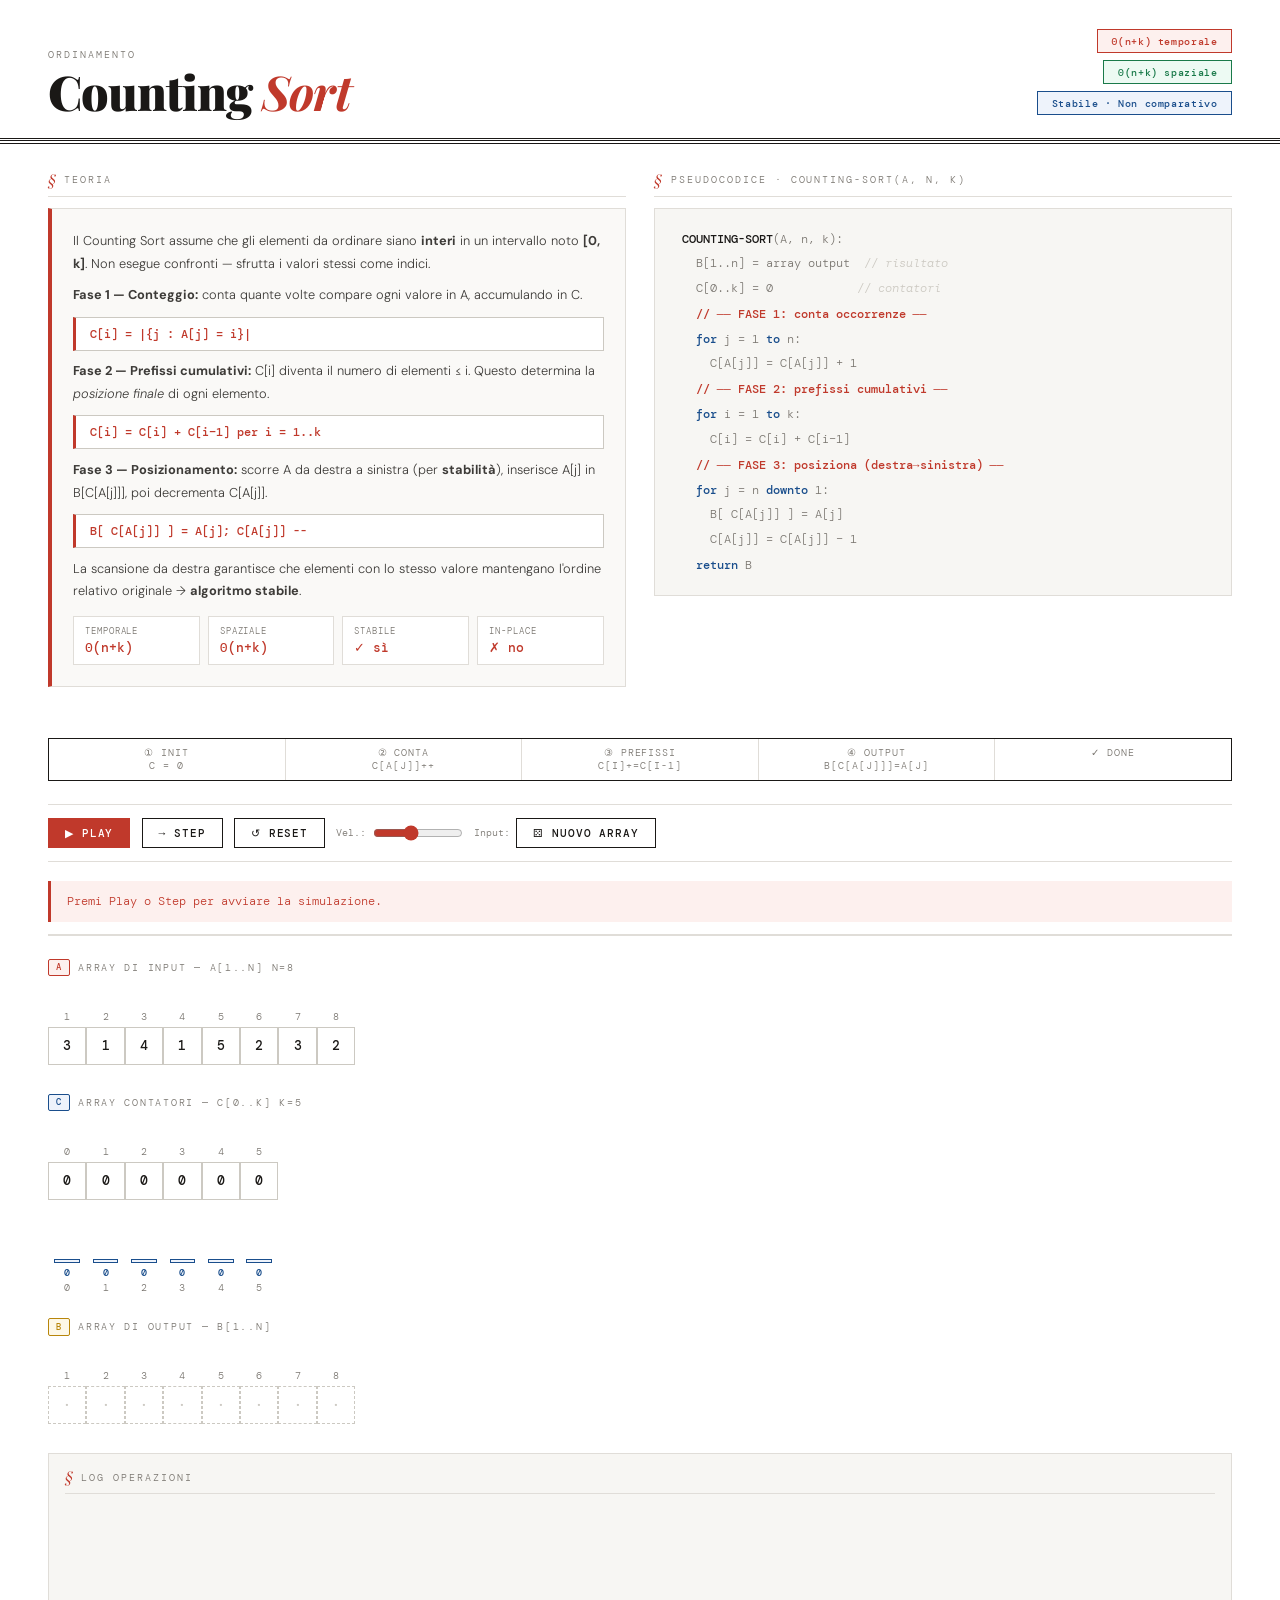
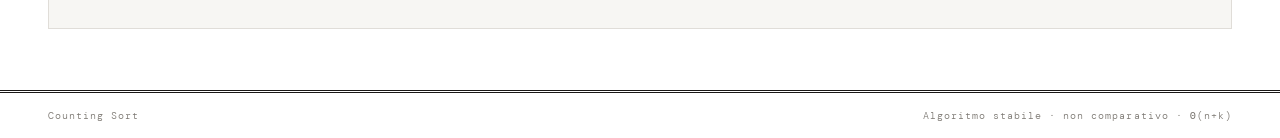
<file: counting_sort.html>
<!DOCTYPE html>
<html lang="it">
<head>
<meta charset="UTF-8">
<meta name="viewport" content="width=device-width, initial-scale=1.0">
<title>Counting Sort</title>
<link href="https://fonts.googleapis.com/css2?family=DM+Mono:ital,wght@0,300;0,400;0,500;1,400&family=Playfair+Display:ital,wght@0,700;0,900;1,600&family=DM+Sans:wght@300;400;500&display=swap" rel="stylesheet">
<style>
*, *::before, *::after { box-sizing: border-box; margin: 0; padding: 0; }

:root {
  --white: #ffffff;
  --off:   #f7f6f3;
  --paper: #faf9f7;
  --rule:  #e0ddd8;
  --rule2: #ccc9c2;
  --ink:   #1a1816;
  --ink2:  #3d3b38;
  --ink3:  #7a7670;
  --red:   #c0392b;
  --red-t: #fdf0ee;
  --blue:  #1a4e8c;
  --blue-t:#eef3fb;
  --green: #1a7a4a;
  --green-t:#edfaf3;
  --gold:  #b8860b;
  --gold-t:#fdf8e8;
  --purple:#6b21a8;
  --purple-t:#f5f0fd;
  --teal:  #0d6e6e;
  --teal-t:#e6f4f4;
}

body {
  background: var(--white);
  color: var(--ink);
  font-family: 'DM Sans', sans-serif;
  font-weight: 300;
  min-height: 100vh;
}

/* ═══ MASTHEAD ═══ */
.masthead {
  border-bottom: 3px double var(--ink);
  padding: 1.8rem 3rem 1.4rem;
  display: grid;
  grid-template-columns: 1fr auto;
  align-items: end;
  gap: 1rem;
  background: var(--white);
  position: relative;
}
.masthead::after {
  content: '';
  position: absolute;
  bottom: -6px; left: 0; right: 0;
  height: 1px; background: var(--ink);
}
.masthead-sup {
  font-family: 'DM Mono', monospace;
  font-size: .62rem;
  letter-spacing: .2em;
  text-transform: uppercase;
  color: var(--ink3);
  margin-bottom: .4rem;
}
.masthead h1 {
  font-family: 'Playfair Display', serif;
  font-weight: 900;
  font-size: clamp(1.8rem, 4.5vw, 3rem);
  line-height: 1;
  letter-spacing: -.02em;
}
.masthead h1 em {
  font-style: italic;
  font-weight: 700;
  color: var(--red);
}
.masthead-badges {
  display: flex;
  flex-direction: column;
  gap: .4rem;
  align-items: flex-end;
}
.badge-pill {
  font-family: 'DM Mono', monospace;
  font-size: .65rem;
  font-weight: 500;
  padding: .3rem .85rem;
  border: 1.5px solid;
  letter-spacing: .06em;
  white-space: nowrap;
}
.badge-red    { border-color: var(--red);    color: var(--red);    background: var(--red-t); }
.badge-green  { border-color: var(--green);  color: var(--green);  background: var(--green-t); }
.badge-blue   { border-color: var(--blue);   color: var(--blue);   background: var(--blue-t); }
.badge-gold   { border-color: var(--gold);   color: var(--gold);   background: var(--gold-t); }

/* ═══ LAYOUT ═══ */
.container { max-width: 1280px; margin: 0 auto; padding: 1.8rem 3rem; }

.two-col { display: grid; grid-template-columns: 1fr 1fr; gap: 1.8rem; margin-bottom: 1.8rem; }
@media(max-width:860px){ .two-col { grid-template-columns: 1fr; } }

/* ═══ SECTION TITLE ═══ */
.sec-title {
  font-family: 'DM Mono', monospace;
  font-size: .62rem;
  letter-spacing: .2em;
  text-transform: uppercase;
  color: var(--ink3);
  margin-bottom: .7rem;
  padding-bottom: .4rem;
  border-bottom: 1px solid var(--rule);
  display: flex;
  align-items: center;
  gap: .4rem;
}
.sec-title .sigil {
  font-family: 'Playfair Display', serif;
  font-style: italic;
  color: var(--red);
  font-size: .95rem;
}

/* ═══ CARDS ═══ */
.card {
  background: var(--paper);
  border: 1px solid var(--rule);
  border-left: 4px solid var(--red);
  padding: 1.3rem;
  margin-bottom: 1.4rem;
}
.card.phase-c { border-left-color: var(--blue); }
.card.phase-b { border-left-color: var(--green); }
.card.phase-out { border-left-color: var(--gold); }

.theory-p {
  font-size: .8rem;
  line-height: 1.78;
  color: var(--ink2);
  margin-bottom: .55rem;
}
.formula {
  font-family: 'DM Mono', monospace;
  font-size: .78rem;
  background: var(--white);
  border: 1px solid var(--rule2);
  border-left: 3px solid var(--red);
  padding: .5rem .9rem;
  margin: .6rem 0;
  color: var(--red);
  font-weight: 500;
}

/* ═══ COMPLEXITY ═══ */
.cpx-grid {
  display: grid;
  grid-template-columns: repeat(4, 1fr);
  gap: .5rem;
  margin-top: .8rem;
}
@media(max-width:700px){ .cpx-grid { grid-template-columns: 1fr 1fr; } }
.cpx-box { border: 1px solid var(--rule); padding: .5rem .7rem; background: var(--white); }
.cpx-box .lbl { font-family: 'DM Mono', monospace; font-size: .58rem; letter-spacing: .1em; text-transform: uppercase; color: var(--ink3); margin-bottom: .15rem; }
.cpx-box .val { font-family: 'DM Mono', monospace; font-size: .82rem; font-weight: 500; color: var(--red); }

/* ═══ PSEUDO ═══ */
.pseudo {
  font-family: 'DM Mono', monospace;
  font-size: .72rem;
  line-height: 2;
  background: var(--off);
  border: 1px solid var(--rule);
  padding: 1.1rem 1.3rem;
  overflow-x: auto;
}
.pl { display: block; padding: .05rem .35rem; border-radius: 2px; white-space: pre; color: var(--ink3); transition: all .2s; }
.pl.act  { background: var(--gold-t); color: var(--gold); font-weight: 500; }
.pl.upd  { background: var(--green-t); color: var(--green); font-weight: 500; }
.pl.red  { background: var(--red-t); color: var(--red); font-weight: 500; }
.kw  { color: var(--blue); font-weight: 500; }
.fn  { color: var(--ink); font-weight: 500; }
.cmt { color: var(--rule2); font-style: italic; }
.ph  { color: var(--red); font-weight: 500; } /* phase comment */

/* ═══ CONTROLS ═══ */
.ctrl-bar {
  display: flex; align-items: center; gap: .7rem; flex-wrap: wrap;
  padding: .85rem 0;
  border-top: 1px solid var(--rule);
  border-bottom: 1px solid var(--rule);
  margin-bottom: 1.2rem;
}
.btn {
  font-family: 'DM Mono', monospace;
  font-size: .7rem; font-weight: 500;
  letter-spacing: .08em; text-transform: uppercase;
  padding: .42rem 1rem;
  border: 1.5px solid var(--ink);
  background: white; color: var(--ink);
  cursor: pointer; transition: all .15s;
}
.btn:hover { background: var(--ink); color: white; }
.btn.primary { background: var(--red); border-color: var(--red); color: white; }
.btn.primary:hover { background: #a12920; }
.sp-lbl { font-family: 'DM Mono', monospace; font-size: .62rem; color: var(--ink3); letter-spacing: .1em; }
input[type=range] { accent-color: var(--red); width: 90px; cursor: pointer; }
.btn-grp { display:flex; gap:.4rem; align-items:center; }
.btn-grp label { font-family:'DM Mono',monospace; font-size:.62rem; color:var(--ink3); }

/* ═══ STEP INFO ═══ */
.step-info {
  font-family: 'DM Mono', monospace;
  font-size: .74rem;
  padding: .7rem 1rem;
  background: var(--red-t);
  border-left: 3px solid var(--red);
  color: var(--red);
  margin-bottom: .8rem;
  min-height: 2.4rem;
  line-height: 1.5;
}
.step-info.phase-c { background: var(--blue-t); border-color: var(--blue); color: var(--blue); }
.step-info.phase-b { background: var(--green-t); border-color: var(--green); color: var(--green); }
.step-info.phase-out { background: var(--gold-t); border-color: var(--gold); color: var(--gold); }

/* ═══ PROGRESS ═══ */
.prog-wrap { height: 2px; background: var(--rule); margin-bottom: 1.4rem; }
.prog-fill { height: 100%; background: var(--red); transition: width .3s; }

/* ═══ ARRAY VISUALIZER ═══ */
.array-section { margin-bottom: 1.5rem; }
.array-label {
  font-family: 'DM Mono', monospace;
  font-size: .6rem;
  letter-spacing: .18em;
  text-transform: uppercase;
  color: var(--ink3);
  margin-bottom: .5rem;
  display: flex;
  align-items: center;
  gap: .5rem;
}
.array-label .tag {
  font-size: .58rem;
  padding: .1rem .45rem;
  border-radius: 2px;
  font-weight: 500;
  letter-spacing: .08em;
}
.tag-a    { background: var(--red-t);    color: var(--red);    border: 1px solid var(--red); }
.tag-c    { background: var(--blue-t);   color: var(--blue);   border: 1px solid var(--blue); }
.tag-b    { background: var(--green-t);  color: var(--green);  border: 1px solid var(--green); }
.tag-out  { background: var(--gold-t);   color: var(--gold);   border: 1px solid var(--gold); }

.arr-wrap {
  display: flex;
  gap: 0;
  align-items: flex-end;
  overflow-x: auto;
  padding-bottom: .3rem;
}
.arr-cell {
  display: flex;
  flex-direction: column;
  align-items: center;
  flex-shrink: 0;
}
.arr-idx {
  font-family: 'DM Mono', monospace;
  font-size: .6rem;
  color: var(--ink3);
  margin-bottom: .25rem;
  min-width: 2.4rem;
  text-align: center;
}
.arr-box {
  width: 2.4rem;
  height: 2.4rem;
  border: 1.5px solid var(--rule2);
  background: var(--white);
  display: flex;
  align-items: center;
  justify-content: center;
  font-family: 'DM Mono', monospace;
  font-size: .8rem;
  font-weight: 500;
  color: var(--ink);
  transition: background .25s, border-color .25s, color .25s, transform .2s;
  position: relative;
}
.arr-box.empty { color: var(--rule2); border-style: dashed; }
.arr-box.hl-curr {
  background: var(--gold-t); border-color: var(--gold); color: var(--gold);
  transform: translateY(-3px);
}
.arr-box.hl-read {
  background: var(--blue-t); border-color: var(--blue); color: var(--blue);
  transform: translateY(-3px);
}
.arr-box.hl-write {
  background: var(--green-t); border-color: var(--green); color: var(--green);
  transform: translateY(-4px);
  box-shadow: 0 2px 8px rgba(26,122,74,.2);
}
.arr-box.hl-decr {
  background: var(--purple-t); border-color: var(--purple); color: var(--purple);
  transform: translateY(-3px);
}
.arr-box.hl-done {
  background: var(--green-t); border-color: var(--green); color: var(--green);
}

/* bar under cell for C array bars */
.bar-wrap {
  display: flex;
  gap: 0;
  align-items: flex-end;
  height: 80px;
  padding-bottom: 0;
  overflow-x: auto;
}
.bar-cell {
  display: flex;
  flex-direction: column;
  align-items: center;
  flex-shrink: 0;
  width: 2.4rem;
  position: relative;
}
.bar-inner {
  width: 1.6rem;
  background: var(--blue-t);
  border: 1.5px solid var(--blue);
  transition: height .3s, background .25s, border-color .25s;
  position: relative;
  min-height: 2px;
}
.bar-inner.hl-curr { background: var(--gold-t); border-color: var(--gold); }
.bar-inner.hl-decr { background: var(--purple-t); border-color: var(--purple); }
.bar-inner.hl-done { background: var(--green-t); border-color: var(--green); }
.bar-val {
  font-family: 'DM Mono', monospace;
  font-size: .62rem;
  font-weight: 500;
  color: var(--blue);
  margin-top: .2rem;
  transition: color .25s;
}
.bar-val.hl-curr { color: var(--gold); }
.bar-val.hl-decr { color: var(--purple); }
.bar-val.hl-done { color: var(--green); }
.bar-key {
  font-family: 'DM Mono', monospace;
  font-size: .6rem;
  color: var(--ink3);
  margin-top: .15rem;
}

/* pointer arrow above array */
.arr-ptr {
  font-family: 'DM Mono', monospace;
  font-size: .62rem;
  color: var(--gold);
  text-align: center;
  min-width: 2.4rem;
  height: 1.2rem;
  display: flex; align-items: center; justify-content: center;
}

/* ═══ PHASE INDICATOR ═══ */
.phase-bar {
  display: flex;
  gap: 0;
  border: 1.5px solid var(--ink);
  margin-bottom: 1.4rem;
  overflow: hidden;
}
.phase-step {
  flex: 1;
  font-family: 'DM Mono', monospace;
  font-size: .6rem;
  letter-spacing: .1em;
  text-transform: uppercase;
  padding: .5rem .6rem;
  text-align: center;
  color: var(--ink3);
  border-right: 1px solid var(--rule);
  transition: all .2s;
  line-height: 1.3;
}
.phase-step:last-child { border-right: none; }
.phase-step.active-a   { background: var(--red-t);    color: var(--red);    border-color: var(--red); font-weight: 500; }
.phase-step.active-c   { background: var(--blue-t);   color: var(--blue);   border-color: var(--blue); font-weight: 500; }
.phase-step.active-b   { background: var(--green-t);  color: var(--green);  border-color: var(--green); font-weight: 500; }
.phase-step.active-out { background: var(--gold-t);   color: var(--gold);   border-color: var(--gold); font-weight: 500; }
.phase-step.done       { background: var(--off); color: var(--ink3); }

/* ═══ LOG ═══ */
.log-card { border: 1px solid var(--rule); background: var(--off); padding: .8rem 1rem; }
.log-inner {
  font-family: 'DM Mono', monospace;
  font-size: .67rem;
  height: 110px; overflow-y: auto; line-height: 1.9; color: var(--ink3);
}
.log-inner .e { display: block; border-bottom: 1px solid var(--rule); padding: .03rem 0; }
.log-inner .e.upd   { color: var(--green); }
.log-inner .e.phase { color: var(--red); font-weight: 500; }
.log-inner .e.cinfo { color: var(--blue); }
.log-inner .e.decr  { color: var(--purple); }

/* ═══ FOOTER ═══ */
footer {
  border-top: 3px double var(--ink);
  padding: 1rem 3rem;
  display: flex; justify-content: space-between; align-items: center;
  margin-top: 2rem;
  font-family: 'DM Mono', monospace;
  font-size: .64rem; color: var(--ink3); letter-spacing: .1em;
}
</style>
</head>
<body>

<!-- ══ MASTHEAD ══ -->
<div class="masthead">
  <div>
    <div class="masthead-sup">Ordinamento</div>
    <h1>Counting <em>Sort</em></h1>
  </div>
  <div class="masthead-badges">
    <span class="badge-pill badge-red">Θ(n+k) temporale</span>
    <span class="badge-pill badge-green">Θ(n+k) spaziale</span>
    <span class="badge-pill badge-blue">Stabile · Non comparativo</span>
  </div>
</div>

<div class="container">

  <!-- ══ THEORY + PSEUDO ══ -->
  <div class="two-col">

    <div>
      <div class="sec-title"><span class="sigil">§</span> Teoria</div>
      <div class="card">
        <div class="theory-p">
          Il Counting Sort assume che gli elementi da ordinare siano <strong>interi</strong> in un intervallo noto <strong>[0, k]</strong>. Non esegue confronti — sfrutta i valori stessi come indici.
        </div>
        <div class="theory-p"><strong>Fase 1 — Conteggio:</strong> conta quante volte compare ogni valore in A, accumulando in C.</div>
        <div class="formula">C[i] = |{j : A[j] = i}|</div>
        <div class="theory-p"><strong>Fase 2 — Prefissi cumulativi:</strong> C[i] diventa il numero di elementi ≤ i. Questo determina la <em>posizione finale</em> di ogni elemento.</div>
        <div class="formula">C[i] = C[i] + C[i−1]  per i = 1..k</div>
        <div class="theory-p"><strong>Fase 3 — Posizionamento:</strong> scorre A da destra a sinistra (per <strong>stabilità</strong>), inserisce A[j] in B[C[A[j]]], poi decrementa C[A[j]].</div>
        <div class="formula">B[ C[A[j]] ] = A[j];  C[A[j]] --</div>
        <div class="theory-p">La scansione da destra garantisce che elementi con lo stesso valore mantengano l'ordine relativo originale → <strong>algoritmo stabile</strong>.</div>
        <div class="cpx-grid">
          <div class="cpx-box"><div class="lbl">Temporale</div><div class="val">Θ(n+k)</div></div>
          <div class="cpx-box"><div class="lbl">Spaziale</div><div class="val">Θ(n+k)</div></div>
          <div class="cpx-box"><div class="lbl">Stabile</div><div class="val">✓ sì</div></div>
          <div class="cpx-box"><div class="lbl">In-place</div><div class="val">✗ no</div></div>
        </div>
      </div>
    </div>

    <div>
      <div class="sec-title"><span class="sigil">§</span> Pseudocodice · COUNTING-SORT(A, n, k)</div>
      <div class="pseudo">
        <span class="pl"><span class="fn">COUNTING-SORT</span>(A, n, k):</span>
        <span class="pl" id="pl-init">  B[1..n] = array output  <span class="cmt">// risultato</span></span>
        <span class="pl" id="pl-c0">  C[0..k] = 0            <span class="cmt">// contatori</span></span>
        <span class="pl"></span>
        <span class="pl" id="pl-ph1"><span class="ph">  // ── FASE 1: conta occorrenze ──</span></span>
        <span class="pl" id="pl-f1a">  <span class="kw">for</span> j = 1 <span class="kw">to</span> n:</span>
        <span class="pl" id="pl-f1b">    C[A[j]] = C[A[j]] + 1</span>
        <span class="pl"></span>
        <span class="pl" id="pl-ph2"><span class="ph">  // ── FASE 2: prefissi cumulativi ──</span></span>
        <span class="pl" id="pl-f2a">  <span class="kw">for</span> i = 1 <span class="kw">to</span> k:</span>
        <span class="pl" id="pl-f2b">    C[i] = C[i] + C[i−1]</span>
        <span class="pl"></span>
        <span class="pl" id="pl-ph3"><span class="ph">  // ── FASE 3: posiziona (destra→sinistra) ──</span></span>
        <span class="pl" id="pl-f3a">  <span class="kw">for</span> j = n <span class="kw">downto</span> 1:</span>
        <span class="pl" id="pl-f3b">    B[ C[A[j]] ] = A[j]</span>
        <span class="pl" id="pl-f3c">    C[A[j]] = C[A[j]] − 1</span>
        <span class="pl"></span>
        <span class="pl">  <span class="kw">return</span> B</span>
      </div>
    </div>

  </div>

  <!-- ══ PHASE BAR ══ -->
  <div class="phase-bar">
    <div class="phase-step" id="ph0">① Init<br>C = 0</div>
    <div class="phase-step" id="ph1">② Conta<br>C[A[j]]++</div>
    <div class="phase-step" id="ph2">③ Prefissi<br>C[i]+=C[i-1]</div>
    <div class="phase-step" id="ph3">④ Output<br>B[C[A[j]]]=A[j]</div>
    <div class="phase-step" id="ph4">✓ Done</div>
  </div>

  <!-- ══ CONTROLS ══ -->
  <div class="ctrl-bar">
    <button class="btn primary" id="btn-play">▶ Play</button>
    <button class="btn" id="btn-step">→ Step</button>
    <button class="btn" id="btn-reset">↺ Reset</button>
    <div class="btn-grp">
      <label>Vel.:</label>
      <input type="range" id="speed" min="100" max="1800" value="800" step="100">
    </div>
    <div class="btn-grp">
      <label>Input:</label>
      <button class="btn" id="btn-random">⚄ Nuovo array</button>
    </div>
  </div>

  <div class="step-info" id="step-info">Premi Play o Step per avviare la simulazione.</div>
  <div class="prog-wrap"><div class="prog-fill" id="progress" style="width:0%"></div></div>

  <!-- ══ ARRAY A (INPUT) ══ -->
  <div class="array-section">
    <div class="array-label">
      <span class="tag tag-a">A</span>
      Array di input — A[1..n]
      <span style="font-family:'DM Mono',monospace;font-size:.6rem;color:var(--ink3)" id="a-label"></span>
    </div>
    <div class="arr-wrap" id="arr-ptr-a" style="margin-bottom:.1rem"></div>
    <div class="arr-wrap" id="arr-A"></div>
  </div>

  <!-- ══ C ARRAY (COUNTS + CUMULATIVE) ══ -->
  <div class="array-section">
    <div class="array-label">
      <span class="tag tag-c">C</span>
      Array contatori — C[0..k]
      <span style="font-family:'DM Mono',monospace;font-size:.6rem;color:var(--ink3)" id="c-label"></span>
    </div>
    <div class="arr-wrap" id="arr-ptr-c" style="margin-bottom:.1rem"></div>
    <div class="arr-wrap" id="arr-C"></div>
    <div class="bar-wrap" id="bars-C" style="margin-top:.6rem"></div>
  </div>

  <!-- ══ B ARRAY (OUTPUT) ══ -->
  <div class="array-section">
    <div class="array-label">
      <span class="tag tag-out">B</span>
      Array di output — B[1..n]
    </div>
    <div class="arr-wrap" id="arr-ptr-b" style="margin-bottom:.1rem"></div>
    <div class="arr-wrap" id="arr-B"></div>
  </div>

  <!-- ══ LOG ══ -->
  <div class="log-card">
    <div class="sec-title"><span class="sigil">§</span> Log operazioni</div>
    <div class="log-inner" id="log"></div>
  </div>

</div>

<footer>
  <span>Counting Sort</span>
  <span>Algoritmo stabile · non comparativo · Θ(n+k)</span>
</footer>

<script>
// ─────────────────────────────────────────────────
// CONFIGURATION
// ─────────────────────────────────────────────────
let N = 8, K = 5;
let A = [3, 1, 4, 1, 5, 2, 3, 2]; // 1-indexed will be A[1..n]

function randomArray(){
  N = 8 + Math.floor(Math.random()*3); // 8-10 elements
  K = 5 + Math.floor(Math.random()*3); // range 0..K
  A = Array.from({length:N}, ()=>Math.floor(Math.random()*(K+1)));
}

// ─────────────────────────────────────────────────
// STEP BUILDER
// ─────────────────────────────────────────────────
let steps = [], stepIdx = 0, playTimer = null;

function buildSteps(){
  steps = [];
  // work with 0-indexed arrays internally, display as 1-indexed
  const a = A.slice(); // 0-indexed: a[0..n-1]
  const n = a.length;
  const k = K;
  const c = Array(k+1).fill(0);
  const b = Array(n).fill(null);

  const S = (type, j, i, aSnap, cSnap, bSnap, msg, phase, subphase) => ({
    type, j, i,
    A: aSnap.slice(), C: cSnap.slice(), B: bSnap.slice(),
    msg, phase, subphase
  });

  // INIT
  steps.push(S('init', -1, -1, a, c, b, 'Inizializzazione: B[1..n] allocato, C[0..k] = 0', 0, 'init'));

  // FASE 1: count
  steps.push(S('ph1-start', -1, -1, a, c, b, '── FASE 1: conta le occorrenze di ogni valore in A ──', 1, 'start'));
  for(let j=0; j<n; j++){
    const v = a[j];
    steps.push(S('f1-read', j, -1, a, c.slice(), b, `Leggo A[${j+1}] = ${v}`, 1, 'read'));
    c[v]++;
    steps.push(S('f1-inc', j, v, a, c.slice(), b, `C[${v}]++ → C[${v}] = ${c[v]}`, 1, 'inc'));
  }
  steps.push(S('f1-done', -1, -1, a, c.slice(), b, `Fase 1 completa — C contiene le frequenze`, 1, 'done'));

  // FASE 2: prefix sums
  steps.push(S('ph2-start', -1, -1, a, c.slice(), b, '── FASE 2: calcola i prefissi cumulativi di C ──', 2, 'start'));
  for(let i=1; i<=k; i++){
    const prev = c[i-1], cur = c[i];
    steps.push(S('f2-read', -1, i, a, c.slice(), b, `Leggo C[${i}]=${cur} e C[${i-1}]=${prev}`, 2, 'read'));
    c[i] = c[i] + c[i-1];
    steps.push(S('f2-sum', -1, i, a, c.slice(), b, `C[${i}] = ${cur} + ${prev} = ${c[i]}  → num elementi ≤ ${i}`, 2, 'sum'));
  }
  steps.push(S('f2-done', -1, -1, a, c.slice(), b, `Fase 2 completa — C[i] = num elementi ≤ i`, 2, 'done'));

  // FASE 3: place (right to left)
  steps.push(S('ph3-start', -1, -1, a, c.slice(), b, '── FASE 3: posiziona gli elementi in B (destra→sinistra) ──', 3, 'start'));
  for(let j=n-1; j>=0; j--){
    const v = a[j];
    const pos = c[v]; // 1-indexed position in B
    steps.push(S('f3-read', j, v, a, c.slice(), b.slice(), `Leggo A[${j+1}]=${v}, C[${v}]=${pos} → posizione in B`, 3, 'read'));
    b[pos-1] = v; // pos is 1-indexed, b is 0-indexed
    steps.push(S('f3-place', j, v, a, c.slice(), b.slice(), `B[${pos}] = ${v}`, 3, 'place'));
    c[v]--;
    steps.push(S('f3-decr', j, v, a, c.slice(), b.slice(), `C[${v}]-- → C[${v}] = ${c[v]}  (prossima pos per valore ${v})`, 3, 'decr'));
  }
  steps.push(S('done', -1, -1, a, c.slice(), b.slice(), `✓ Ordinamento completato — B = [${b.join(', ')}]`, 4, 'done'));
}

// ─────────────────────────────────────────────────
// RENDERERS
// ─────────────────────────────────────────────────
function renderArrA(s){
  const ptr = document.getElementById('arr-ptr-a');
  const wrap = document.getElementById('arr-A');
  const n = s.A.length;
  let ph = '', pw = '';
  for(let j=0; j<n; j++){
    const isJ = (s.j === j);
    const cls = isJ ? (s.type==='f3-read'||s.type==='f3-place'||s.type==='f3-decr'?'hl-curr':'hl-read') : '';
    ph += `<div class="arr-ptr">${isJ?'▼':''}</div>`;
    pw += `<div class="arr-cell">
      <div class="arr-idx">${j+1}</div>
      <div class="arr-box ${cls}">${s.A[j]}</div>
    </div>`;
  }
  ptr.innerHTML = ph;
  wrap.innerHTML = pw;
}

function renderArrC(s){
  const ptr = document.getElementById('arr-ptr-c');
  const wrap = document.getElementById('arr-C');
  const bars = document.getElementById('bars-C');
  const k = s.C.length - 1;
  const maxVal = Math.max(...s.C, 1);
  let ph='', pw='', pb='';
  for(let i=0; i<=k; i++){
    const isI = (s.i === i);
    const isPrev = (s.type === 'f2-sum' && s.i === i);
    const isDecr = (s.type === 'f3-decr' && s.i === i);
    const cls = isDecr ? 'hl-decr' : isI ? (s.phase===2?'hl-curr':'hl-read') : '';
    const barH = Math.max(4, Math.round((s.C[i]/maxVal)*70));
    const barCls = isDecr?'hl-decr':isI&&s.phase===2?'hl-curr':'';
    ph += `<div class="arr-ptr">${isI?'▼':''}</div>`;
    pw += `<div class="arr-cell">
      <div class="arr-idx">${i}</div>
      <div class="arr-box ${cls}">${s.C[i]}</div>
    </div>`;
    pb += `<div class="bar-cell">
      <div class="bar-inner ${barCls}" style="height:${barH}px"></div>
      <div class="bar-val ${barCls}">${s.C[i]}</div>
      <div class="bar-key">${i}</div>
    </div>`;
  }
  ptr.innerHTML = ph;
  wrap.innerHTML = pw;
  bars.innerHTML = pb;
}

function renderArrB(s){
  const ptr = document.getElementById('arr-ptr-b');
  const wrap = document.getElementById('arr-B');
  const n = s.B.length;
  let ph='', pw='';
  for(let j=0; j<n; j++){
    const v = s.B[j];
    const isPos = (s.type==='f3-place' && s.C[s.i] === j); // pos-1 check
    // check if this is the just-written cell: C[v] before decrement = pos => B[pos-1]=v
    // We'll track by looking at the step
    let cls = '';
    if(v !== null){
      if(s.type==='f3-place' && s.B[j]!==null){
        // highlight the written position
        // written pos = old C[v] (before decrement) = current C[v]+1 (we already decremented in place step)
        // Actually in 'f3-place' step we set B[pos-1]=v where pos=c[v] before decrement
        // The step stores c BEFORE decrement for f3-read, then f3-place has already set B
        // We stored c AFTER write in f3-place. pos = c[v]+1 (since decrement not yet applied in f3-place)
        // Actually: we push f3-place AFTER b[pos-1]=v but BEFORE c[v]--.
        // So in f3-place: c[v] is still old value. pos = c[v]. B[pos-1] was just set.
        if(s.type==='f3-place' && j === s.C[s.i]-1) cls='hl-write';
        else cls = 'hl-done';
      } else {
        cls = 'hl-done';
      }
    }
    // simpler: just mark the fresh write
    if(s.type==='f3-place' && j === s.C[s.i]-1) cls='hl-write';
    else if(v!==null) cls='hl-done';
    ph += `<div class="arr-ptr">${(s.type==='f3-place'&&j===s.C[s.i]-1)?'▼':''}</div>`;
    pw += `<div class="arr-cell">
      <div class="arr-idx">${j+1}</div>
      <div class="arr-box ${v===null?'empty':cls}">${v===null?'·':v}</div>
    </div>`;
  }
  ptr.innerHTML = ph;
  wrap.innerHTML = pw;
}

function setPhase(phase){
  ['ph0','ph1','ph2','ph3','ph4'].forEach((id,idx)=>{
    const el = document.getElementById(id);
    el.className = 'phase-step';
    if(idx === phase) {
      const cls = ['active-a','active-a','active-c','active-b','active-out'][phase]||'';
      el.className += ' ' + cls;
    } else if(idx < phase) {
      el.className += ' done';
    }
  });
}

function unhlPseudo(){ document.querySelectorAll('.pl').forEach(l=>l.classList.remove('act','upd','red')); }
function hlP(...ids){ ids.forEach(id=>{ const e=document.getElementById(id); if(e) e.classList.add('act'); }); }
function hlPU(...ids){ ids.forEach(id=>{ const e=document.getElementById(id); if(e) e.classList.add('upd'); }); }
function hlPR(...ids){ ids.forEach(id=>{ const e=document.getElementById(id); if(e) e.classList.add('red'); }); }

function logAdd(msg, cls=''){
  const el = document.getElementById('log');
  const s = document.createElement('span');
  s.className = `e ${cls}`;
  s.textContent = msg;
  el.appendChild(s);
  el.scrollTop = el.scrollHeight;
}

function setStepColor(phase){
  const si = document.getElementById('step-info');
  si.className = 'step-info';
  if(phase===1) si.classList.add('phase-c');
  else if(phase===2) si.classList.add('phase-b');
  else if(phase>=3) si.classList.add('phase-out');
}

function renderStep(s){
  unhlPseudo();
  document.getElementById('step-info').textContent = s.msg;
  document.getElementById('progress').style.width = ((stepIdx+1)/steps.length*100)+'%';
  setStepColor(s.phase);

  // Phase bar
  setPhase(s.phase);

  // Pseudo highlight
  if(s.type==='init'){ hlP('pl-init','pl-c0'); }
  else if(s.type==='ph1-start'){ hlP('pl-ph1'); }
  else if(s.type==='f1-read'||s.type==='f1-inc'){ hlP('pl-f1a'); hlPU('pl-f1b'); }
  else if(s.type==='ph2-start'){ hlP('pl-ph2'); }
  else if(s.type==='f2-read'||s.type==='f2-sum'){ hlP('pl-f2a'); hlPU('pl-f2b'); }
  else if(s.type==='ph3-start'){ hlP('pl-ph3'); }
  else if(s.type==='f3-read'){ hlP('pl-f3a'); hlP('pl-f3b'); }
  else if(s.type==='f3-place'){ hlP('pl-f3a'); hlPU('pl-f3b'); }
  else if(s.type==='f3-decr'){ hlP('pl-f3a'); hlPU('pl-f3c'); }

  // Render arrays
  renderArrA(s);
  renderArrC(s);
  renderArrB(s);

  // Log
  if(s.type==='f1-inc') logAdd(`C[${s.i}] = ${s.C[s.i]}`, 'cinfo');
  else if(s.type==='f2-sum') logAdd(`C[${s.i}] = ${s.C[s.i]}  (prefisso)`, 'upd');
  else if(s.type==='f3-place') logAdd(`B[${s.C[s.i]}] ← ${s.A[s.j]}`, 'upd');
  else if(s.type==='f3-decr') logAdd(`C[${s.i}]-- = ${s.C[s.i]}`, 'decr');
  else if(s.type.includes('start')||s.type==='f1-done'||s.type==='f2-done'||s.type==='done')
    logAdd(s.msg, 'phase');
}

// ─────────────────────────────────────────────────
// SIMULATION CONTROL
// ─────────────────────────────────────────────────
function doStep(){
  if(stepIdx >= steps.length){ stopPlay(); return; }
  renderStep(steps[stepIdx]);
  stepIdx++;
  if(stepIdx >= steps.length) stopPlay();
}

function stopPlay(){
  clearInterval(playTimer); playTimer = null;
  document.getElementById('btn-play').textContent = '▶ Play';
}

function reset(){
  stopPlay(); stepIdx = 0; buildSteps();
  document.getElementById('step-info').textContent = 'Premi Play o Step per avviare la simulazione.';
  document.getElementById('step-info').className = 'step-info';
  document.getElementById('progress').style.width = '0%';
  document.getElementById('log').innerHTML = '';
  document.getElementById('a-label').textContent = `n=${A.length}`;
  document.getElementById('c-label').textContent = `k=${K}`;
  // initial blank render
  const blank = {type:'init', j:-1, i:-1,
    A: A.slice(), C: Array(K+1).fill(0), B: Array(A.length).fill(null),
    phase:0, msg:''};
  renderArrA(blank); renderArrC(blank); renderArrB(blank);
  setPhase(0); unhlPseudo();
  ['ph0','ph1','ph2','ph3','ph4'].forEach(id=>{
    document.getElementById(id).className='phase-step';
  });
}

document.getElementById('btn-reset').addEventListener('click', reset);
document.getElementById('btn-step').addEventListener('click', doStep);
document.getElementById('btn-play').addEventListener('click', ()=>{
  if(playTimer){ stopPlay(); return; }
  if(stepIdx >= steps.length) stepIdx = 0;
  document.getElementById('btn-play').textContent = '⏸ Pausa';
  doStep();
  const spd = ()=> 1900 - parseInt(document.getElementById('speed').value);
  playTimer = setInterval(()=>{ if(stepIdx>=steps.length){stopPlay();return;} doStep(); }, spd());
});
document.getElementById('btn-random').addEventListener('click', ()=>{
  randomArray();
  reset();
});

reset();
</script>
</body>
</html>
</file>
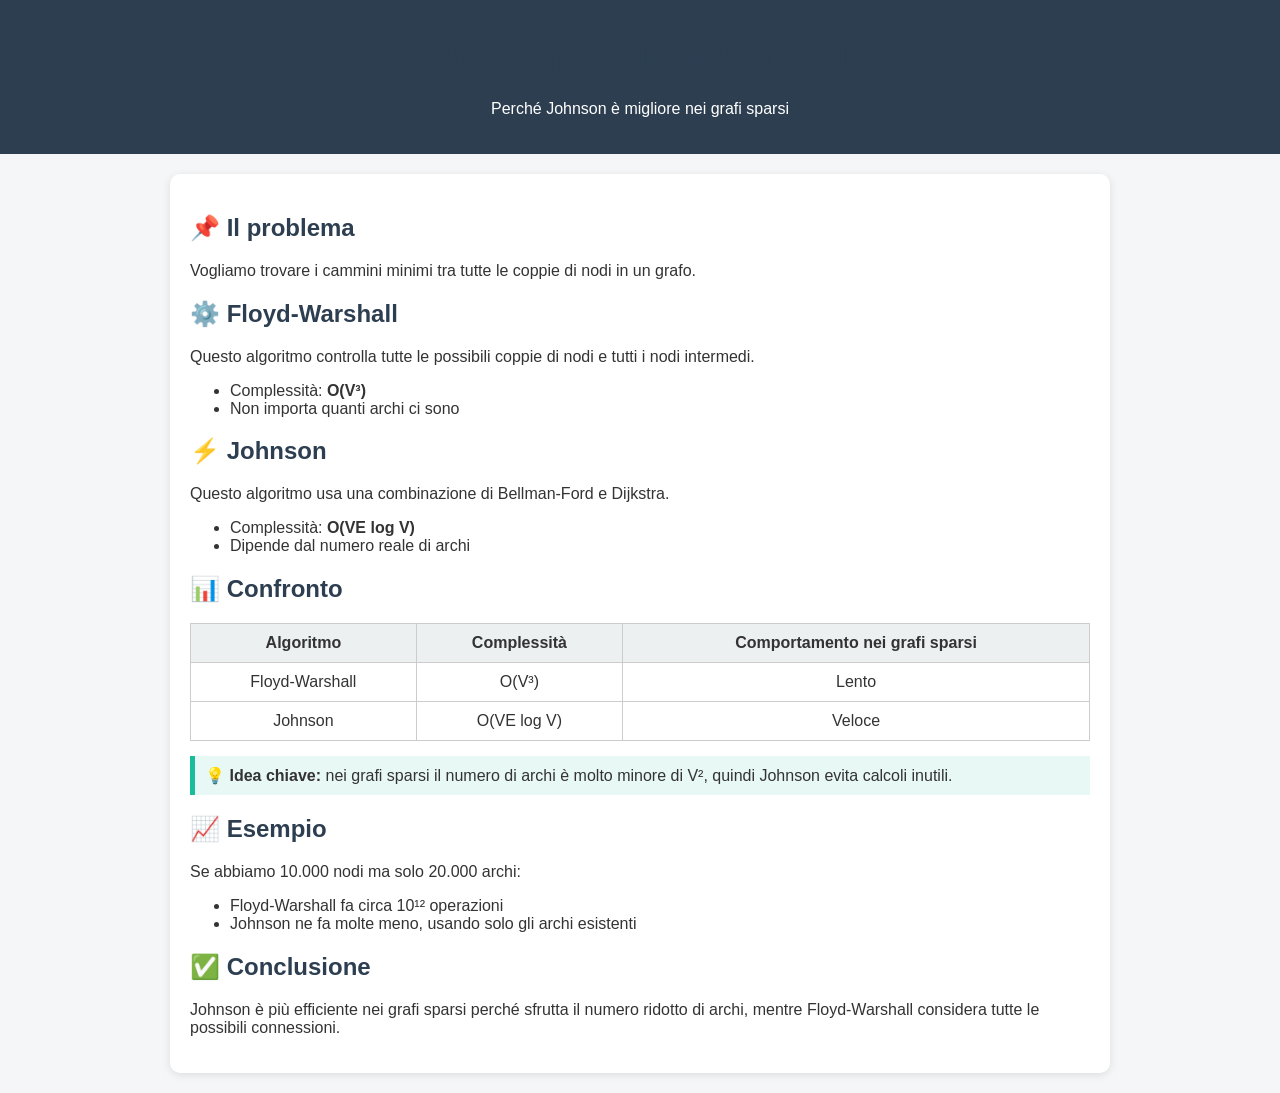
<file: notes/johnson_vs_floyd_warshall_grafi_sparsi.html>
<!DOCTYPE html>
<html lang="it">
<head>
  <meta charset="UTF-8">
  <meta name="viewport" content="width=device-width, initial-scale=1.0">
  <title>Perché Johnson batte Floyd-Warshall</title>
  <style>
    body {
      font-family: Arial, sans-serif;
      margin: 0;
      padding: 0;
      background: #f4f6f8;
      color: #333;
    }
    header {
      background: #2c3e50;
      color: white;
      padding: 20px;
      text-align: center;
    }
    .container {
      max-width: 900px;
      margin: 20px auto;
      padding: 20px;
      background: white;
      border-radius: 10px;
      box-shadow: 0 2px 8px rgba(0,0,0,0.1);
    }
    h1, h2 {
      color: #2c3e50;
    }
    table {
      width: 100%;
      border-collapse: collapse;
      margin-top: 15px;
    }
    table, th, td {
      border: 1px solid #ccc;
    }
    th, td {
      padding: 10px;
      text-align: center;
    }
    th {
      background: #ecf0f1;
    }
    .highlight {
      background: #e8f8f5;
      padding: 10px;
      border-left: 5px solid #1abc9c;
      margin-top: 15px;
    }
  </style>
</head>
<body>

<header>
  <h1>Johnson vs Floyd-Warshall</h1>
  <p>Perché Johnson è migliore nei grafi sparsi</p>
</header>

<div class="container">
  <h2>📌 Il problema</h2>
  <p>Vogliamo trovare i cammini minimi tra tutte le coppie di nodi in un grafo.</p>

  <h2>⚙️ Floyd-Warshall</h2>
  <p>Questo algoritmo controlla tutte le possibili coppie di nodi e tutti i nodi intermedi.</p>
  <ul>
    <li>Complessità: <strong>O(V³)</strong></li>
    <li>Non importa quanti archi ci sono</li>
  </ul>

  <h2>⚡ Johnson</h2>
  <p>Questo algoritmo usa una combinazione di Bellman-Ford e Dijkstra.</p>
  <ul>
    <li>Complessità: <strong>O(VE log V)</strong></li>
    <li>Dipende dal numero reale di archi</li>
  </ul>

  <h2>📊 Confronto</h2>
  <table>
    <tr>
      <th>Algoritmo</th>
      <th>Complessità</th>
      <th>Comportamento nei grafi sparsi</th>
    </tr>
    <tr>
      <td>Floyd-Warshall</td>
      <td>O(V³)</td>
      <td>Lento</td>
    </tr>
    <tr>
      <td>Johnson</td>
      <td>O(VE log V)</td>
      <td>Veloce</td>
    </tr>
  </table>

  <div class="highlight">
    <strong>💡 Idea chiave:</strong> nei grafi sparsi il numero di archi è molto minore di V², quindi Johnson evita calcoli inutili.
  </div>

  <h2>📈 Esempio</h2>
  <p>Se abbiamo 10.000 nodi ma solo 20.000 archi:</p>
  <ul>
    <li>Floyd-Warshall fa circa 10¹² operazioni</li>
    <li>Johnson ne fa molte meno, usando solo gli archi esistenti</li>
  </ul>

  <h2>✅ Conclusione</h2>
  <p>Johnson è più efficiente nei grafi sparsi perché sfrutta il numero ridotto di archi, mentre Floyd-Warshall considera tutte le possibili connessioni.</p>
</div>

</body>
</html>
</file>
<file: style.css>
/* ═══════════════════════════════════════════════════════════
   SAL ALL · Main Stylesheet
   Edit this file to restyle the site.
   Component order mirrors the page structure.
═══════════════════════════════════════════════════════════ */

/* ── RESET & TOKENS ──────────────────────────────────────── */
*, *::before, *::after {
  box-sizing: border-box;
  margin: 0;
  padding: 0;
}

:root {
  /* Palette */
  --ink:     #0e0d0b;
  --chalk:   #f2f0eb;
  --warm:    #e8e4dc;
  --rust:    #c94a2a;
  --gold:    #c8922a;
  --silver:  #8a8880;
  --dim:     #3a3830;

  /* Type stacks */
  --mono:    'Fira Code', monospace;
  --serif:   'Lora', serif;
  --display: 'Bebas Neue', sans-serif;
}

html {
  scroll-behavior: smooth;
}

body {
  background: var(--ink);
  color: var(--chalk);
  font-family: var(--serif);
  min-height: 100vh;
  overflow-x: hidden;
  cursor: none;
}

/* film grain overlay */
body::after {
  content: '';
  position: fixed;
  inset: 0;
  background-image: url("data:image/svg+xml,%3Csvg viewBox='0 0 256 256' xmlns='http://www.w3.org/2000/svg'%3E%3Cfilter id='n'%3E%3CfeTurbulence type='fractalNoise' baseFrequency='0.9' numOctaves='4' stitchTiles='stitch'/%3E%3C/filter%3E%3Crect width='100%25' height='100%25' filter='url(%23n)'/%3E%3C/svg%3E");
  opacity: .04;
  pointer-events: none;
  z-index: 9998;
}


/* ── CURSOR ──────────────────────────────────────────────── */
.cursor {
  width: 10px;
  height: 10px;
  background: var(--rust);
  border-radius: 50%;
  position: fixed;
  top: 0;
  left: 0;
  pointer-events: none;
  z-index: 9999;
  transform: translate(-50%, -50%);
  transition: width .2s, height .2s, background .2s;
  mix-blend-mode: difference;
}
.cursor.big {
  width: 40px;
  height: 40px;
  background: var(--chalk);
}


/* ── NAV ─────────────────────────────────────────────────── */
.nav {
  position: fixed;
  top: 0; left: 0; right: 0;
  z-index: 100;
  display: flex;
  justify-content: space-between;
  align-items: center;
  padding: 1rem 4rem;
  background: linear-gradient(to bottom, rgba(14,13,11,.9) 0%, transparent 100%);
  pointer-events: none;
}
.nav-logo {
  font-family: var(--display);
  font-size: 1.4rem;
  letter-spacing: .15em;
  color: var(--chalk);
  pointer-events: all;
}
.nav-logo span { color: var(--rust); }

.nav-links {
  display: flex;
  gap: 2rem;
  pointer-events: all;
}
.nav-link {
  font-family: var(--mono);
  font-size: .65rem;
  font-weight: 400;
  letter-spacing: .15em;
  text-transform: uppercase;
  color: var(--silver);
  text-decoration: none;
  transition: color .2s;
}
.nav-link:hover { color: var(--chalk); }


/* ── HERO ────────────────────────────────────────────────── */
.hero {
  min-height: 100vh;
  display: grid;
  grid-template-columns: 1fr 1fr;
  position: relative;
  overflow: hidden;
}

.hero-left {
  background: var(--ink);
  padding: 3rem 3rem 3rem 4rem;
  display: flex;
  flex-direction: column;
  justify-content: space-between;
  position: relative;
  z-index: 2;
}

.hero-right {
  background: var(--chalk);
  padding: 3rem 4rem 3rem 3rem;
  display: flex;
  flex-direction: column;
  justify-content: flex-end;
  position: relative;
  overflow: hidden;
}
.hero-right::before {
  content: '';
  position: absolute;
  top: 0; left: -60px; bottom: 0;
  width: 120px;
  background: var(--ink);
  transform: skewX(-3deg);
  z-index: 1;
}
.hero-right > * { position: relative; z-index: 2; }

.name-block {
  flex: 1;
  display: flex;
  flex-direction: column;
  justify-content: center;
}
.name-line1 {
  font-family: var(--display);
  font-size: clamp(5rem, 14vw, 11rem);
  line-height: .88;
  letter-spacing: .04em;
  color: var(--chalk);
  opacity: 0;
  animation: fadeUp .8s .1s forwards;
}
.name-line2 {
  font-family: var(--display);
  font-size: clamp(5rem, 14vw, 11rem);
  line-height: .88;
  letter-spacing: .04em;
  color: transparent;
  -webkit-text-stroke: 1.5px var(--rust);
  opacity: 0;
  animation: fadeUp .8s .25s forwards;
}
.hero-tagline {
  font-family: var(--mono);
  font-size: .72rem;
  font-weight: 300;
  color: var(--silver);
  letter-spacing: .18em;
  text-transform: uppercase;
  margin-top: 1.4rem;
  opacity: 0;
  animation: fadeUp .8s .4s forwards;
}

.disciplines {
  display: flex;
  flex-wrap: wrap;
  gap: .5rem;
  margin-top: auto;
  padding-top: 2rem;
  opacity: 0;
  animation: fadeUp .8s .55s forwards;
}
.disc-pill {
  font-family: var(--mono);
  font-size: .62rem;
  font-weight: 400;
  letter-spacing: .12em;
  text-transform: uppercase;
  padding: .3rem .75rem;
  border: 1px solid var(--dim);
  color: var(--silver);
  transition: border-color .2s, color .2s;
}
.disc-pill:hover { border-color: var(--rust); color: var(--rust); }

.hero-visual {
  flex: 1;
  position: relative;
  overflow: hidden;
  margin-bottom: 2rem;
}
.photo-grid {
  display: grid;
  grid-template-columns: repeat(5, 1fr);
  grid-template-rows: repeat(5, 1fr);
  height: 100%;
  gap: 3px;
  opacity: 0;
  animation: fadeIn 1s .6s forwards;
}
.pg-cell                { background: var(--warm); animation: pgFade 3s infinite; }
.pg-cell:nth-child(3n)  { animation-delay: .3s;  background: #d8d4cc; }
.pg-cell:nth-child(5n)  { animation-delay: .7s;  background: #c4bfb5; }
.pg-cell:nth-child(7n)  { animation-delay: 1.1s; background: #e0dbd2; }
.pg-cell:nth-child(odd) { animation-delay: .5s; }
.pg-accent {
  background: var(--rust) !important;
  animation: pgPulse 4s infinite !important;
}

.hero-right-bottom { color: var(--ink); }

.loc-line {
  font-family: var(--mono);
  font-size: .65rem;
  letter-spacing: .15em;
  color: var(--silver);
  text-transform: uppercase;
  margin-bottom: .4rem;
}
.hero-cta {
  font-family: var(--display);
  font-size: 2.2rem;
  letter-spacing: .06em;
  color: var(--ink);
  line-height: 1;
  margin-bottom: 1rem;
}
.scroll-hint {
  font-family: var(--mono);
  font-size: .62rem;
  letter-spacing: .2em;
  color: var(--silver);
  text-transform: uppercase;
  display: flex;
  align-items: center;
  gap: .5rem;
  animation: blink 2s infinite;
}
.scroll-hint::before {
  content: '↓';
  font-size: .9rem;
  animation: bounce 1.5s infinite;
}


/* ── SECTIONS — COMMON ───────────────────────────────────── */
section {
  padding: 5rem 4rem;
  position: relative;
}

.sec-eyebrow {
  font-family: var(--mono);
  font-size: .62rem;
  font-weight: 400;
  letter-spacing: .25em;
  text-transform: uppercase;
  color: var(--rust);
  margin-bottom: 1rem;
  display: flex;
  align-items: center;
  gap: .6rem;
}
.sec-eyebrow::before {
  content: '';
  display: inline-block;
  width: 24px;
  height: 1px;
  background: var(--rust);
}

.sec-title {
  font-family: var(--display);
  font-size: clamp(2.5rem, 5vw, 4.5rem);
  letter-spacing: .04em;
  line-height: .95;
  margin-bottom: 3rem;
  white-space: pre-line;
}


/* ── SECTION TYPE: card-grid (algorithms) ────────────────── */
.section-dark {
  background: var(--ink);
  border-top: 1px solid var(--dim);
}

.card-grid {
  display: grid;
  grid-template-columns: repeat(auto-fill, minmax(260px, 1fr));
  gap: 1px;
  background: var(--dim);
  border: 1px solid var(--dim);
}

.algo-card {
  background: var(--ink);
  padding: 1.8rem;
  text-decoration: none;
  color: inherit;
  position: relative;
  overflow: hidden;
  transition: background .2s;
  display: block;
}
.algo-card::before {
  content: '';
  position: absolute;
  top: 0; left: 0; right: 0;
  height: 2px;
  background: var(--rust);
  transform: scaleX(0);
  transform-origin: left;
  transition: transform .3s;
}
.algo-card:hover              { background: #161510; }
.algo-card:hover::before      { transform: scaleX(1); }
.algo-card.disabled           { opacity: .4; pointer-events: none; }

.algo-num {
  font-family: var(--mono);
  font-size: .62rem;
  color: var(--rust);
  letter-spacing: .15em;
  margin-bottom: .7rem;
}
.algo-name {
  font-family: var(--display);
  font-size: 1.6rem;
  letter-spacing: .06em;
  color: var(--chalk);
  line-height: 1;
  margin-bottom: .5rem;
}
.algo-desc {
  font-family: var(--serif);
  font-size: .78rem;
  font-style: italic;
  color: var(--silver);
  line-height: 1.5;
  margin-bottom: 1rem;
}
.algo-badge {
  font-family: var(--mono);
  font-size: .6rem;
  letter-spacing: .1em;
  color: var(--gold);
  background: rgba(200,146,42,.1);
  border: 1px solid rgba(200,146,42,.25);
  padding: .2rem .5rem;
  display: inline-block;
}
.algo-arrow {
  position: absolute;
  bottom: 1.4rem; right: 1.4rem;
  font-size: 1.2rem;
  color: var(--dim);
  transition: color .2s, transform .2s;
}
.algo-card:hover .algo-arrow {
  color: var(--rust);
  transform: translate(3px, -3px);
}


/* ── SECTION TYPE: list (projects) ──────────────────────── */
.section-light                         { background: var(--chalk); color: var(--ink); }
.section-light .sec-eyebrow            { color: var(--rust); }
.section-light .sec-eyebrow::before    { background: var(--rust); }
.section-light .sec-title              { color: var(--ink); }

.proj-list { display: flex; flex-direction: column; }

.proj-item {
  display: grid;
  grid-template-columns: 3rem 1fr auto;
  align-items: center;
  gap: 1.5rem;
  padding: 1.4rem 0;
  border-bottom: 1px solid var(--warm);
  text-decoration: none;
  color: inherit;
  transition: padding-left .2s;
}
.proj-item:hover          { padding-left: .5rem; }
.proj-item:first-child    { border-top: 1px solid var(--warm); }

.proj-n {
  font-family: var(--mono);
  font-size: .65rem;
  color: var(--silver);
  letter-spacing: .1em;
}
.proj-name {
  font-family: var(--display);
  font-size: 1.5rem;
  letter-spacing: .05em;
  line-height: 1;
  color: var(--ink);
  margin-bottom: .2rem;
}
.proj-sub {
  font-family: var(--serif);
  font-size: .75rem;
  font-style: italic;
  color: var(--silver);
}
.proj-tags {
  display: flex;
  gap: .4rem;
  flex-wrap: wrap;
  justify-content: flex-end;
}
.proj-tag {
  font-family: var(--mono);
  font-size: .58rem;
  letter-spacing: .08em;
  padding: .15rem .45rem;
  border: 1px solid var(--warm);
  color: var(--silver);
}
.proj-item:hover .proj-name { color: var(--rust); }


/* ── SECTION TYPE: photography ───────────────────────────── */
.section-darker {
  background: #0a0908;
  color: var(--chalk);
  overflow: hidden;
}

.photo-mosaic {
  display: grid;
  grid-template-columns: 2fr 1fr 1fr;
  grid-template-rows: 200px 200px;
  gap: 4px;
  margin-bottom: 3rem;
}
.pm-cell {
  background: var(--dim);
  position: relative;
  overflow: hidden;
}
.pm-cell::after {
  content: attr(data-label);
  position: absolute;
  bottom: .8rem; left: .8rem;
  font-family: var(--mono);
  font-size: .58rem;
  letter-spacing: .12em;
  color: rgba(242,240,235,.5);
  text-transform: uppercase;
}
.pm-cell:nth-child(1) { grid-row: span 2; background: linear-gradient(135deg, #2a2520, #1a1510); }
.pm-cell:nth-child(2) { background: linear-gradient(135deg, #252220, #151210); }
.pm-cell:nth-child(3) { background: linear-gradient(135deg, #201e1a, #100e0a); }
.pm-cell:nth-child(4) { background: linear-gradient(135deg, #1e1c18, #0e0c08); }
.pm-cell:nth-child(5) { background: linear-gradient(135deg, #222018, #120e08); }
.pm-cell::before {
  content: '';
  position: absolute;
  top: 50%; left: 50%;
  width: 60%; height: 60%;
  border: 1px solid rgba(200,146,42,.15);
  border-radius: 50%;
  transform: translate(-50%, -50%);
  animation: pulse 4s infinite;
}
.pm-cell:nth-child(2)::before { animation-delay: .5s; }
.pm-cell:nth-child(3)::before { animation-delay: 1s; }
.pm-cell:nth-child(4)::before { animation-delay: 1.5s; }
.pm-cell:nth-child(5)::before { animation-delay: 2s; }

.photo-cta {
  display: flex;
  align-items: center;
  gap: 2rem;
}
.photo-cta-text {
  font-family: var(--serif);
  font-style: italic;
  font-size: 1rem;
  color: var(--silver);
  line-height: 1.6;
  max-width: 400px;
}
.btn-outline {
  font-family: var(--mono);
  font-size: .65rem;
  letter-spacing: .18em;
  text-transform: uppercase;
  padding: .8rem 1.8rem;
  border: 1px solid var(--rust);
  color: var(--rust);
  text-decoration: none;
  white-space: nowrap;
  transition: background .2s, color .2s;
  cursor: none;
}
.btn-outline:hover { background: var(--rust); color: var(--chalk); }


/* ── SECTION TYPE: notes ─────────────────────────────────── */
.notes-grid {
  display: grid;
  grid-template-columns: repeat(3, 1fr);
  gap: 1.5rem;
}

.note-card {
  border: 1px solid var(--dim);
  padding: 1.5rem;
  text-decoration: none;
  color: inherit;
  display: block;
  position: relative;
  transition: border-color .2s;
}
.note-card:hover { border-color: var(--rust); }

.note-date {
  font-family: var(--mono);
  font-size: .6rem;
  letter-spacing: .15em;
  color: var(--silver);
  margin-bottom: .6rem;
}
.note-title {
  font-family: var(--serif);
  font-size: 1rem;
  font-weight: 600;
  color: var(--chalk);
  line-height: 1.4;
  margin-bottom: .5rem;
}
.note-card:hover .note-title { color: var(--rust); }

.note-excerpt {
  font-family: var(--serif);
  font-size: .78rem;
  font-style: italic;
  color: var(--silver);
  line-height: 1.55;
  margin-bottom: 1rem;
}
.note-topics {
  display: flex;
  gap: .35rem;
  flex-wrap: wrap;
}
.note-topic {
  font-family: var(--mono);
  font-size: .56rem;
  letter-spacing: .1em;
  padding: .15rem .45rem;
  background: rgba(255,255,255,.04);
  border: 1px solid var(--dim);
  color: var(--silver);
}
.note-corner {
  position: absolute;
  top: 1rem; right: 1rem;
  font-size: .9rem;
  color: var(--dim);
  transition: color .2s;
}
.note-card:hover .note-corner { color: var(--rust); }


/* ── SECTION TYPE: about ─────────────────────────────────── */
.about-grid {
  display: grid;
  grid-template-columns: 1fr 1fr;
  gap: 5rem;
  align-items: start;
}

.about-bio {
  font-family: var(--serif);
  font-size: .95rem;
  line-height: 1.85;
  color: var(--dim);
}
.about-bio p + p   { margin-top: 1.2rem; }
.about-bio-note    { margin-top: 1.4rem; font-style: italic; color: var(--silver); font-size: .85rem; }

.about-links { display: flex; flex-direction: column; gap: .7rem; }

.about-link {
  display: flex;
  align-items: center;
  gap: 1rem;
  padding: .8rem 1rem;
  border: 1px solid var(--warm);
  text-decoration: none;
  color: var(--ink);
  transition: border-color .2s, background .2s;
}
.about-link:hover { border-color: var(--rust); background: rgba(201,74,42,.04); }

.about-link-icon {
  font-family: var(--mono);
  font-size: .7rem;
  color: var(--rust);
  width: 1.5rem;
}
.about-link-text {
  font-family: var(--mono);
  font-size: .68rem;
  letter-spacing: .1em;
  text-transform: uppercase;
}
.about-link-sub {
  font-family: var(--serif);
  font-size: .72rem;
  font-style: italic;
  color: var(--silver);
  margin-left: auto;
}


/* ── FOOTER ──────────────────────────────────────────────── */
footer {
  background: #080706;
  border-top: 1px solid var(--dim);
  padding: 2rem 4rem;
  display: flex;
  justify-content: space-between;
  align-items: center;
  flex-wrap: wrap;
  gap: 1rem;
}
.footer-name {
  font-family: var(--display);
  font-size: 1.6rem;
  letter-spacing: .12em;
  color: var(--chalk);
}
.footer-name span { color: var(--rust); }

.footer-copy {
  font-family: var(--mono);
  font-size: .6rem;
  letter-spacing: .12em;
  color: var(--silver);
}
.footer-links { display: flex; gap: 1.5rem; }
.footer-link {
  font-family: var(--mono);
  font-size: .6rem;
  letter-spacing: .12em;
  text-transform: uppercase;
  color: var(--silver);
  text-decoration: none;
  transition: color .2s;
}
.footer-link:hover { color: var(--rust); }


/* ── ANIMATIONS ──────────────────────────────────────────── */
@keyframes fadeUp  { from { opacity: 0; transform: translateY(24px); } to { opacity: 1; transform: translateY(0); } }
@keyframes fadeIn  { from { opacity: 0; } to { opacity: 1; } }
@keyframes bounce  { 0%, 100% { transform: translateY(0); }  50% { transform: translateY(4px); } }
@keyframes blink   { 0%, 100% { opacity: 1; } 50% { opacity: .4; } }
@keyframes pgFade  { 0%, 100% { opacity: 1; } 50% { opacity: .4; } }
@keyframes pgPulse { 0%, 100% { opacity: 1; transform: scale(1); } 50% { opacity: .6; transform: scale(.95); } }
@keyframes pulse   { 0%, 100% { opacity: 1; transform: translate(-50%,-50%) scale(1); } 50% { opacity: .3; transform: translate(-50%,-50%) scale(1.1); } }

.reveal         { opacity: 0; transform: translateY(20px); transition: opacity .7s, transform .7s; }
.reveal.visible { opacity: 1; transform: translateY(0); }


/* ── RESPONSIVE ──────────────────────────────────────────── */
@media (max-width: 900px) {
  .notes-grid  { grid-template-columns: 1fr 1fr; }
  .about-grid  { grid-template-columns: 1fr; gap: 2rem; }
}

@media (max-width: 768px) {
  .hero                        { grid-template-columns: 1fr; min-height: auto; }
  .hero-right                  { padding: 3rem 2rem 2rem; }
  .hero-right::before          { display: none; }
  .hero-left                   { padding: 6rem 2rem 2rem; }
  .nav                         { padding: 1rem 2rem; }
  .nav-links                   { display: none; }
  section                      { padding: 4rem 2rem; }
  footer                       { padding: 2rem; }
  .photo-cta                   { flex-direction: column; align-items: flex-start; }
  .photo-mosaic                { grid-template-columns: 1fr 1fr; grid-template-rows: 150px 150px 150px; }
  .pm-cell:nth-child(1)        { grid-row: span 1; }
  .notes-grid                  { grid-template-columns: 1fr; }
}


/* ── COLLAPSED SECTIONS (title only) + DEDICATED PAGE ─────── */
.sec-title-link {
  display: inline-block;
  margin-bottom: 0;
  color: inherit;
  text-decoration: none;
  transition: color .2s;
}
.sec-title-link:hover { color: var(--rust); }

.back-link {
  display: block;
  padding: 6rem 4rem 0;
  font-family: var(--mono);
  font-size: .7rem;
  letter-spacing: .15em;
  text-transform: uppercase;
  color: var(--silver);
  text-decoration: none;
  transition: color .2s;
}
.back-link:hover { color: var(--rust); }

@media (max-width: 768px) {
  .back-link { padding: 5rem 2rem 0; }
}
</file>
